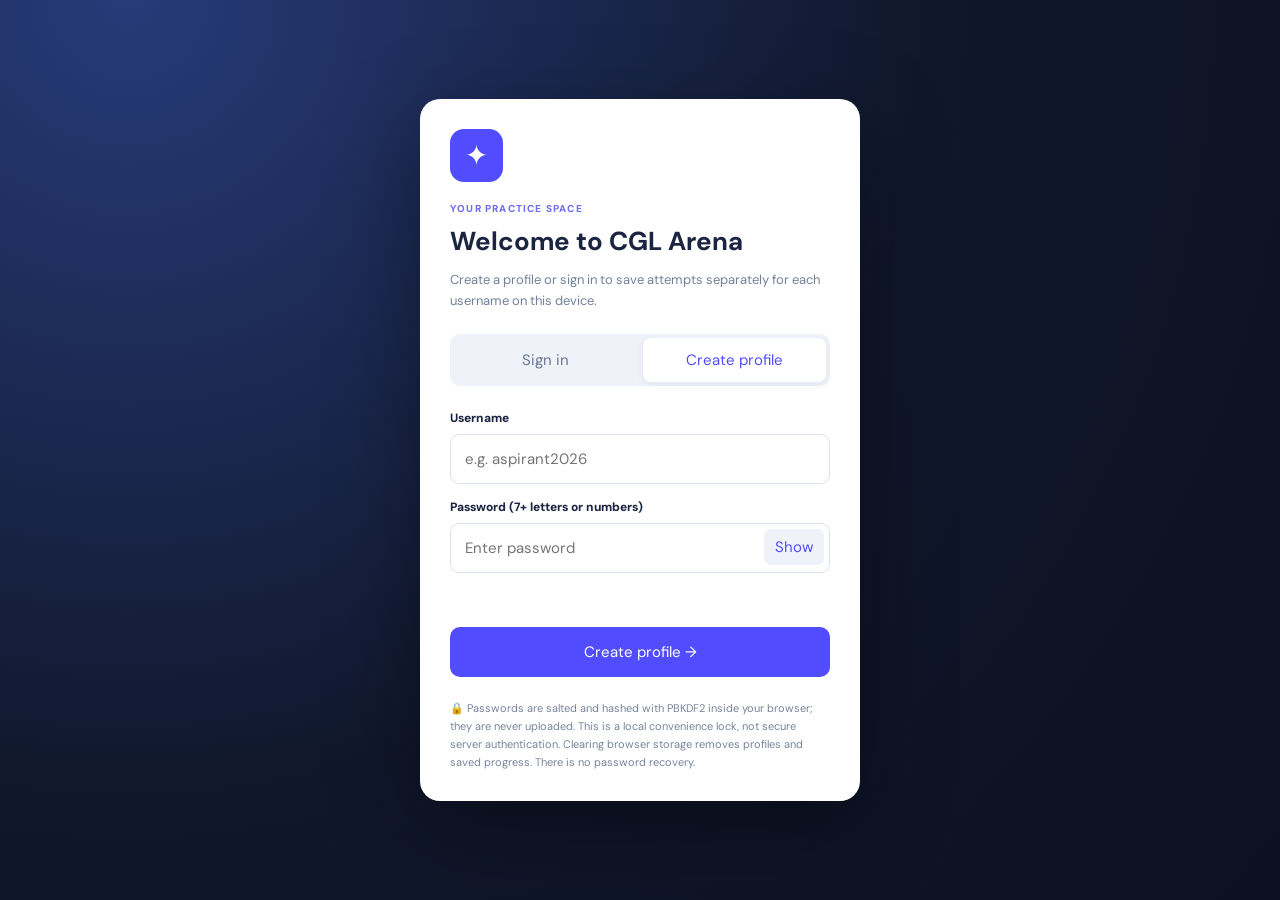
<file: index.html>
<!doctype html><html lang="en"><head><meta charset="utf-8"><meta name="viewport" content="width=device-width,initial-scale=1"><meta name="theme-color" content="#10172b"><meta name="description" content="CGL Arena — SSC CGL practice tests with realistic navigation, analytics and sectional preparation."><title>CGL Arena — Your Exam Command Centre</title><style>body:not(.cgl-signed-in) #app{display:none!important}body:not(.cgl-signed-in){background:#10172b}#auth-gate{position:fixed;inset:0;z-index:9999;display:grid;place-items:center;overflow:auto;padding:20px;background:#10172b}#auth-gate .auth-card{background:#fff;border-radius:20px;width:min(100%,440px);padding:30px;color:#1b2440}#auth-gate button,#auth-gate input{font:inherit}#auth-gate input{max-width:100%}</style><link rel="stylesheet" href="styles.css?v=20261030-pet-scroll100-1"><link rel="stylesheet" href="review-player.css?v=20261018-recorded-answer-1"><link rel="stylesheet" href="pyq-insights.css?v=20261021-insights-1"><link rel="stylesheet" href="learn-quest-v2.css?v=freedom-chronicles-20261031-v3"></head><body><div id="app"></div><script src="questions.js?v=difficulty-and-2025-pyq-20261014-2"></script><script src="ancient-test.js?v=ancient-20261016-1"></script><script src="ancient-test-2026-v2.js?v=ancient-revised-20261016-2"></script><script src="nonverbal-visual-2026.js?v=20261017-visual20-1"></script><script src="nonverbal-visual-challenge-2026.js?v=20261017-hard20-3"></script><script src="advanced-maths-2026-25q.js?v=20261018-advanced-25-1"></script>
<script src="quant-mixed-2026-75-25q.js?v=20261018-quant75-1"></script>
<script src="quant-hard-2026-25q.js?v=20261018-hard-1"></script>
<script src="quant-ssc-calibrated-2026-25q.js?v=20261018-calibrated-2"></script>
<script src="quant-ssc-realistic-2026-25q.js?v=20261018-realistic-1"></script><script src="trig-oct19-fresh-10q.js?v=20261019-trig10-1"></script><script src="trig-all-patterns-oct19-25q.js?v=20261019-patterns25-1"></script><script src="quant-oct21-balanced-2026-25q.js?v=20261021-balanced-1"></script><script src="quant-oct21-moderate-shift2-25q.js?v=20261021-moderate2-1"></script><script src="voice-narration-oct21-moderate-20q.js?v=20261021-voice20-1"></script><script src="polity-35-integration.js?v=20261018-1"></script>
<script src="gs-amit-jindal-51-oct2026.js?v=20261029-1"></script>
<script src="history-weakness-15-oct2026.js?v=20261029-1"></script><script src="pet-2026-oct30-q01-50.js?v=20261030-source-faithful-2"></script><script src="pet-2026-oct30-q51-100.js?v=20261030-source-faithful-3"></script><script src="upsssc-pet-oct30-2026-shift1-selected.js?v=20261030-source-faithful-2"></script><script src="auth.js?v=20261014-pass7"></script><script src="pyq-2025-data.js?v=20261017-embedded-30"></script><script src="pyq-insights.js?v=20261021-performance-all-2"></script><script src="pyq.js?v=20261021-analysis-final-2"></script><script src="studio.js?v=20261017-featured-2"></script><script src="review-player.js?v=20261030-pet-five-options-1"></script><script src="learn-quest-v2.js?v=freedom-chronicles-20261031-v3"></script><script src="profit-loss-revision-15q.js?v=20261121-main-arena-1"></script><script src="app.js?v=20261121-profit-loss-revision"></script></body></html>
</file>
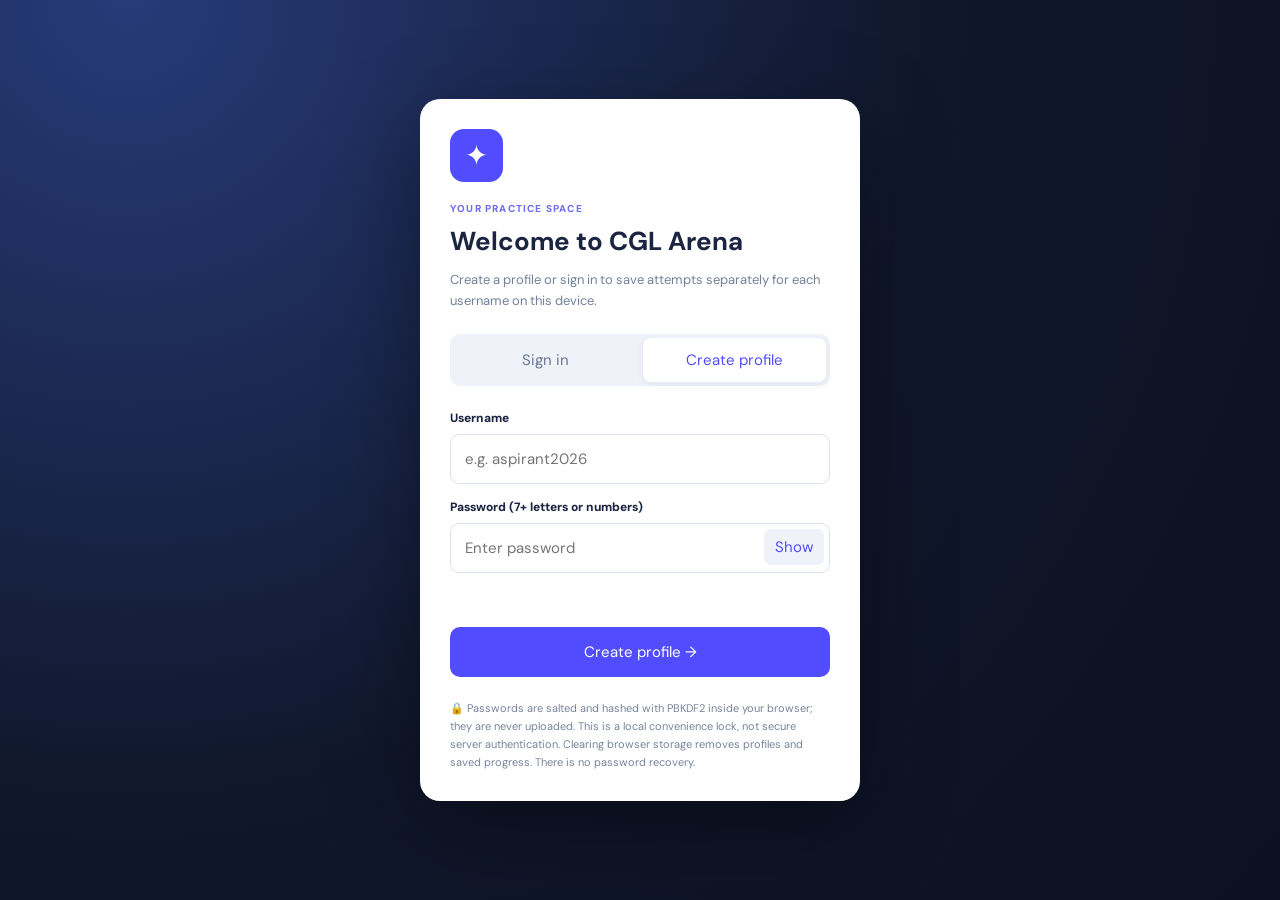
<file: learn/index.html>
<!doctype html>
<html lang="en">
<head>
 <meta charset="utf-8">
 <meta name="viewport" content="width=device-width, initial-scale=1">
 <meta name="theme-color" content="#10142b">
 <meta name="description" content="History Quest — a playable 1757–1947 Modern Indian History adventure inside CGL Arena.">
 <title>History Quest · CGL Arena</title>
 <link rel="preconnect" href="https://fonts.googleapis.com">
 <link rel="preconnect" href="https://fonts.gstatic.com" crossorigin>
 <link href="https://fonts.googleapis.com/css2?family=DM+Sans:wght@400;500;600;700;800&family=Outfit:wght@400;500;600;700;800;900&display=swap" rel="stylesheet">
 <link rel="stylesheet" href="./quest.css?v=20261031-history-back-v1">
</head>
<body>
 <div id="game"><div class="initial-loader"><span class="loader-compass">✦</span><h1>Opening the History World...</h1><p>Preparing the route to 1947</p></div></div>
 <div id="toast" class="toast" role="status" aria-live="polite"></div>
 <script src="../learn-history-data.js?v=20261031-world1"></script>
 <script src="./art.js?v=20261031-rpg-world-final4"></script>
 <script src="./core.js?v=20261031-history-back-v1"></script>
 <script src="./world.js?v=20261031-curvy-readable-v2"></script>
 <script src="./play.js?v=20261031-rpg-world-final4"></script>
 <script>window.HQ?.start();</script>
</body>
</html>
</file>
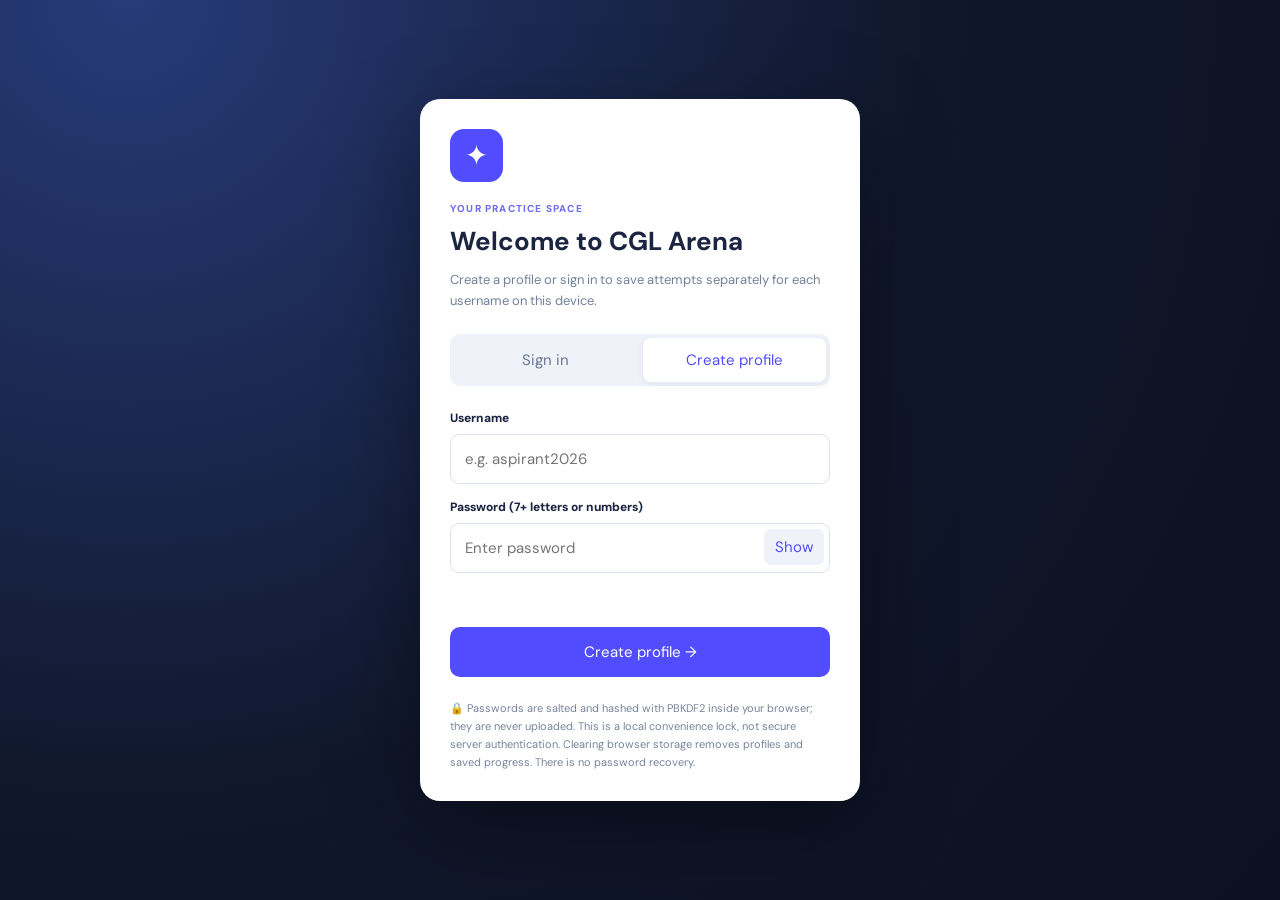
<file: profit-loss-test/index.html>
<!doctype html>
<html lang="en">
<head>
  <meta charset="utf-8">
  <meta name="viewport" content="width=device-width, initial-scale=1">
  <title>Profit &amp; Loss Revision — CGL Arena</title>
  <meta http-equiv="refresh" content="0;url=../#/test/profit-loss-revision-15q">
  <meta name="robots" content="noindex">
  <style>body{background:#10172b;color:#f1f5f9;font:16px system-ui,sans-serif;padding:3rem;line-height:1.6}a{color:#93c5fd}</style>
  <script>window.location.replace('../#/test/profit-loss-revision-15q');</script>
</head>
<body>
  <h1>Opening your test in CGL Arena…</h1>
  <p>The Profit &amp; Loss revision test now uses the same interface as your other exams.</p>
  <p><a href="../#/test/profit-loss-revision-15q">Open Profit &amp; Loss Revision Test</a></p>
</body>
</html>
</file>
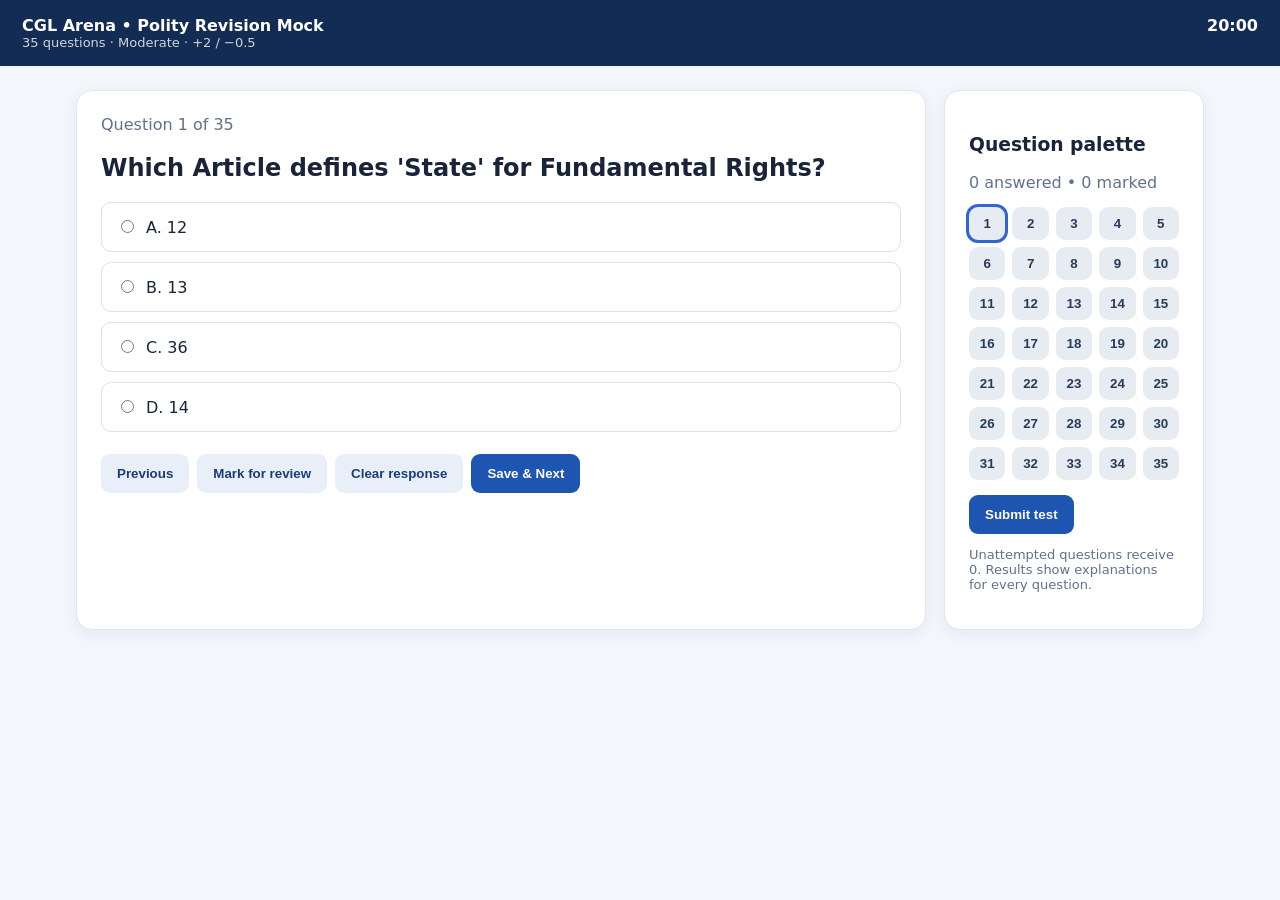
<file: polity-35.html>
<!doctype html><html lang="en"><head><meta charset="utf-8"><meta name="viewport" content="width=device-width,initial-scale=1"><title>Polity 35 | CGL Arena</title><style>
:root{font-family:Inter,system-ui,sans-serif;color:#17243a;background:#f3f6fb}*{box-sizing:border-box}body{margin:0}.top{background:#132c53;color:white;padding:16px 22px;display:flex;justify-content:space-between;gap:10px;flex-wrap:wrap}.wrap{max-width:1160px;margin:24px auto;padding:0 16px}.layout{display:grid;grid-template-columns:1fr 260px;gap:18px}.panel{background:white;border:1px solid #e1e6ee;border-radius:16px;padding:24px;box-shadow:0 4px 16px #142d5310}.muted{color:#60718b}.option{display:block;padding:14px;border:1px solid #d9e2ef;border-radius:10px;margin:10px 0;cursor:pointer}.option:has(input:checked){border-color:#2863cc;background:#eaf1ff}.option input{margin-right:12px}button{background:#1d55b1;color:white;border:0;border-radius:9px;padding:12px 16px;cursor:pointer;font-weight:650}button.secondary{background:#e9eff9;color:#193d75}button:disabled{opacity:.45;cursor:not-allowed}.actions{display:flex;gap:8px;flex-wrap:wrap;margin-top:22px}.nav{display:grid;grid-template-columns:repeat(5,1fr);gap:7px}.nav button{padding:9px 0;background:#e7ebf2;color:#273c59}.nav button.answered{background:#d7f4e6;color:#17633e}.nav button.current{outline:3px solid #3265d2}.nav button.marked{box-shadow:inset 0 0 0 2px #d6a12b}.result{padding:14px;background:#eaf1ff;border-radius:10px;margin-bottom:16px}.explain{padding:12px;border-radius:10px;background:#f0f5fb;margin-top:12px}.correct{color:#11733d}.wrong{color:#bd3838}@media(max-width:760px){.layout{grid-template-columns:1fr}.panel{padding:17px}.top{padding:14px}} </style></head><body><div class="top"><div><b>CGL Arena • Polity Revision Mock</b><div style="font-size:13px;opacity:.8">35 questions · Moderate · +2 / −0.5</div></div><strong id="timer">20:00</strong></div><main class="wrap"><div class="layout"><section class="panel"><div id="status" class="muted"></div><h2 id="question"></h2><div id="options"></div><div id="feedback"></div><div class="actions" id="actions"><button class="secondary" onclick="prev()">Previous</button><button class="secondary" onclick="mark()">Mark for review</button><button class="secondary" onclick="clearAnswer()">Clear response</button><button onclick="next()">Save & Next</button></div></section><aside class="panel"><h3>Question palette</h3><div class="muted" id="progress"></div><div id="nav" class="nav" style="margin:15px 0"></div><button id="submit" onclick="submitTest()">Submit test</button><p class="muted" style="font-size:13px">Unattempted questions receive 0. Results show explanations for every question.</p></aside></div></main><script>
const qs=[["Which Article defines 'State' for Fundamental Rights?",["12","13","36","14"],0,"Article 12 defines State for Part III; Article 36 defines it for Part IV."],["Equality of opportunity in public employment is guaranteed by",["Article 14","Article 15","Article 16","Article 17"],2,"Article 16 governs equality of opportunity in public employment."],["Who may prescribe a residence requirement for certain public employment under Article 16(3)?",["State Governor","Parliament","State Public Service Commission","President alone"],1,"Parliament may legislate residence requirements under Article 16(3)."],["Which protection is NOT covered by Article 20?",["Ex post facto criminal laws","Double jeopardy","Self-incrimination","Right to free education"],3,"Education is Article 21A."],["Article 21A covers free and compulsory education for ages",["3–6","6–14","6–18","0–14"],1,"Article 21A covers children aged six to fourteen."],["Which is prohibited by Article 23?",["Religious instruction in all schools","Traffic in human beings and forced labour","Titles of nobility only","Child labour in every occupation"],1,"Article 23 prohibits trafficking and forced labour."],["Which Article gives the Supreme Court jurisdiction to enforce Fundamental Rights through writs?",["32","226","136","143"],0,"Article 32; High Courts exercise writ powers under Article 226."],["During a National Emergency, enforcement of which rights cannot be suspended under Article 359?",["Articles 14 and 19","Articles 20 and 21","Articles 25 and 26","Articles 29 and 30"],1,"Article 359 excludes Articles 20 and 21."],["Right to property is currently protected under",["Article 19(1)(f)","Article 31","Article 300A","Article 32"],2,"Article 300A is a constitutional right, not a Fundamental Right."],["Which DPSP concerns equal justice and free legal aid?",["38","39A","40","44"],1,"Article 39A."],["Article 45 currently concerns",["Compulsory education to age 14","Early childhood care and education below age 6","Uniform Civil Code","Adult literacy"],1,"Article 45 addresses early childhood care and education for children below six."],["Which provision addresses separation of judiciary from executive in public services?",["Article 48A","Article 50","Article 51","Article 39A"],1,"Article 50."],["Fundamental Duties were inserted by the",["44th Amendment","42nd Amendment","52nd Amendment","86th Amendment"],1,"42nd Amendment, 1976."],["Which Article concerns election of the President?",["52","54","56","61"],1,"Article 54."],["Who participates in the Vice-President's election?",["Elected MLAs and MPs","Only elected Lok Sabha MPs","Members of both Houses of Parliament, including nominated MPs","Only elected Rajya Sabha MPs"],2,"Members of both Houses of Parliament, including nominated MPs."],["The Vice-President is ex officio Chairman of",["Lok Sabha","Rajya Sabha","NITI Aayog","Finance Commission"],1,"Article 64."],["The President's impeachment is provided under",["Article 56","Article 61","Article 72","Article 74"],1,"Article 61."],["Which Article covers the President's pardoning powers?",["72","74","161","123"],0,"Article 72; Governor's pardoning power is Article 161."],["The Council of Ministers is collectively responsible to",["President","Rajya Sabha","Lok Sabha","Both Houses equally"],2,"Article 75(3): Lok Sabha."],["Parliament of India consists of",["Only Lok Sabha and Rajya Sabha","President, Lok Sabha and Rajya Sabha","President and Lok Sabha only","Prime Minister and two Houses"],1,"Article 79."],["The composition of Rajya Sabha is addressed by",["Article 79","Article 80","Article 81","Article 83"],1,"Article 80."],["Who certifies a Money Bill?",["President","Rajya Sabha Chairman","Lok Sabha Speaker","Finance Minister"],2,"The Speaker's decision on whether a Bill is a Money Bill is final under Article 110(3)."],["The Rajya Sabha must return a Money Bill within",["7 days","14 days","30 days","6 weeks"],1,"Fourteen days."],["A joint sitting of Parliament is provided under",["Article 100","Article 108","Article 110","Article 123"],1,"Article 108; not used for Money Bills or Constitutional Amendment Bills."],["President's ordinance-making power is under",["Article 111","Article 123","Article 213","Article 356"],1,"Article 123."],["The Supreme Court is established under",["Article 124","Article 127","Article 136","Article 143"],0,"Article 124."],["Appointment of ad hoc judges to the Supreme Court is governed by",["Article 126","Article 127","Article 129","Article 141"],1,"Article 127."],["The Supreme Court's Special Leave to Appeal jurisdiction comes from",["Article 132","Article 136","Article 141","Article 142"],1,"Article 136."],["The Election Commission of India derives constitutional authority from",["Article 280","Article 315","Article 324","Article 338"],2,"Article 324."],["The Finance Commission is constituted under",["Article 148","Article 263","Article 280","Article 315"],2,"Article 280."],["Which amendment reduced voting age from 21 to 18?",["42nd","44th","61st","73rd"],2,"61st Constitutional Amendment."],["The Tenth Schedule primarily deals with",["Panchayats","Anti-defection","Languages","Municipalities"],1,"Tenth Schedule: anti-defection."],["Which Schedule contains the 29 subjects of Panchayats?",["Sixth","Seventh","Eleventh","Twelfth"],2,"Eleventh Schedule: 29 Panchayat subjects."],["Parliament's residuary legislative powers are under",["Article 246","Article 248","Article 249","Article 250"],1,"Article 248."],["The Inter-State Council is provided for by",["Article 254","Article 262","Article 263","Article 280"],2,"Article 263."]];let idx=0,answers=Array(qs.length).fill(null),marked=new Set(),finished=false,remaining=1200;const $=id=>document.getElementById(id);const saved=localStorage.getItem("polity35-v1");if(saved){try{const s=JSON.parse(saved);if(s.answers?.length===35){answers=s.answers;remaining=s.remaining;marked=new Set(s.marked||[]);finished=!!s.finished}}catch(e){}}
function persist(){localStorage.setItem("polity35-v1",JSON.stringify({answers,remaining,marked:[...marked],finished}))}
function render(){let q=qs[idx];$("status").textContent="Question "+(idx+1)+" of 35"+(marked.has(idx)?" • Marked for review":"");$("question").textContent=q[0];$("options").innerHTML=q[1].map((o,j)=>'<label class="option"><input type="radio" name="answer" value="'+j+'" '+(answers[idx]===j?'checked':'')+' '+(finished?'disabled':'')+' onchange="choose('+j+')">'+String.fromCharCode(65+j)+'. '+o+'</label>').join("");$("feedback").innerHTML=finished?'<div class="explain"><b class="'+(answers[idx]===q[2]?'correct':'wrong')+'">Correct answer: '+String.fromCharCode(65+q[2])+'. '+q[1][q[2]]+'</b><p>'+q[3]+'</p></div>':'';$("nav").innerHTML=qs.map((_,i)=>'<button class="'+(answers[i]!==null?'answered ':'')+(idx===i?'current ':'')+(marked.has(i)?'marked':'')+'" onclick="go('+i+')">'+(i+1)+'</button>').join("");$("progress").textContent=answers.filter(x=>x!==null).length+" answered • "+marked.size+" marked";$("actions").style.display=finished?'none':'flex';$("submit").style.display=finished?'none':'inline-block';if(finished){let c=answers.filter((x,i)=>x===qs[i][2]).length,w=answers.filter((x,i)=>x!==null&&x!==qs[i][2]).length;$("status").textContent="Test completed";$("feedback").innerHTML='<div class="result"><h2>Score: '+(c*2-w*.5)+' / 70</h2><p>'+c+' correct · '+w+' incorrect · '+(35-c-w)+' skipped</p><button onclick="resetTest()">Retake test</button></div>'+$("feedback").innerHTML}}
function choose(j){answers[idx]=j;persist();render()}function go(i){idx=i;render()}function next(){idx=Math.min(34,idx+1);persist();render()}function prev(){idx=Math.max(0,idx-1);render()}function mark(){marked.has(idx)?marked.delete(idx):marked.add(idx);persist();render()}function clearAnswer(){answers[idx]=null;persist();render()}function submitTest(){if(!confirm("Submit your test now?"))return;finished=true;persist();render()}function resetTest(){if(!confirm("Start a fresh attempt?"))return;answers=Array(35).fill(null);marked.clear();idx=0;remaining=1200;finished=false;persist();render()}function tick(){let m=Math.floor(remaining/60),s=remaining%60;$("timer").textContent=String(m).padStart(2,'0')+':'+String(s).padStart(2,'0');if(!finished){if(remaining<=0){finished=true;persist();render()}else{remaining--;if(remaining%5===0)persist()}}}render();tick();setInterval(tick,1000);
</script></body></html>
</file>
<file: styles.css>
@import url('https://fonts.googleapis.com/css2?family=DM+Sans:wght@400;500;600;700;800&family=Manrope:wght@400;500;600;700;800&display=swap');
:root{--navy:#10172b;--ink:#1b2440;--muted:#71809a;--blue:#514dff;--blue2:#eaeaff;--bg:#f5f7fc;--line:#e7eaf2;--green:#1caa7c;--red:#e75b66;--orange:#efa941;--white:#fff}*{box-sizing:border-box}body{margin:0;background:var(--bg);color:var(--ink);font:15px 'DM Sans',system-ui,sans-serif}button,input,select{font:inherit}button{cursor:pointer}button:disabled{opacity:.45;cursor:not-allowed}.app{min-height:100vh;display:flex}.sidebar{width:254px;position:sticky;top:0;height:100vh;background:var(--navy);color:#9ca8c0;flex-shrink:0;padding:29px 17px;display:flex;flex-direction:column}.brand{display:flex;align-items:center;gap:12px;color:white;font:800 23px Manrope,sans-serif;padding:2px 12px 38px}.brand-mark{width:36px;height:36px;background:linear-gradient(145deg,#807cff,#4f4bff);display:grid;place-items:center;border-radius:12px;font-size:21px}.brand small{font-size:10px;font-weight:700;letter-spacing:2px;color:#8b96b4;display:block}.nav-label{font-size:10px;color:#687895;letter-spacing:1.7px;font-weight:800;margin:9px 12px 12px}.nav-btn{width:100%;background:none;border:0;color:#a6b1c8;text-align:left;padding:14px 15px;border-radius:11px;display:flex;align-items:center;gap:13px;margin-bottom:5px;font-weight:600}.nav-btn.active{color:white;background:#30395a}.nav-btn:hover{background:#252e4a;color:white}.nav-icon{font-size:18px;width:22px;text-align:center}.side-bottom{margin-top:auto;border:1px solid #303b56;border-radius:13px;padding:16px;line-height:1.6;font-size:12px}.side-bottom b{color:white}.main{padding:37px 46px 65px;max-width:1500px;width:100%;margin:0 auto}.top{display:flex;justify-content:space-between;align-items:center;gap:20px;margin-bottom:32px}.eyebrow{color:#6979a0;text-transform:uppercase;letter-spacing:1.5px;font-weight:800;font-size:11px}.top h1{font:800 30px Manrope,sans-serif;margin:7px 0 0;letter-spacing:-1px}.top-actions{display:flex;align-items:center;gap:12px}.avatar{width:39px;height:39px;border-radius:50%;background:#ddd9ff;color:#514dff;display:grid;place-items:center;font-weight:800}.pill{border:1px solid var(--line);background:#fff;border-radius:100px;padding:9px 15px;color:#65708b;font-size:12px;font-weight:700}.hero{background:linear-gradient(115deg,#202b54,#4d48ce 83%);padding:31px 35px;border-radius:19px;color:#fff;position:relative;overflow:hidden;min-height:222px;display:flex;align-items:center;justify-content:space-between}.hero:after{content:"";position:absolute;right:-35px;top:-110px;border:57px solid #ffffff15;border-radius:50%;width:350px;height:350px}.hero h2{font:800 28px Manrope,sans-serif;margin:8px 0 11px}.hero p{color:#d3d7ff;max-width:550px;line-height:1.7;margin:0 0 20px}.hero .outline{color:white;border:1px solid #b5b9ff80;background:#ffffff13;padding:12px 20px}.hero-icon{font-size:100px;transform:rotate(-10deg);opacity:.8;margin-right:80px;z-index:1}.btn{border:0;border-radius:10px;padding:12px 20px;background:var(--blue);color:white;font-weight:800;display:inline-flex;align-items:center;gap:8px;justify-content:center}.btn:hover{filter:brightness(.95)}.btn.secondary{background:white;border:1px solid var(--line);color:#33405d}.btn.ghost{background:#ededff;color:#4945c8}.stats{display:grid;grid-template-columns:repeat(4,1fr);gap:17px;margin:22px 0 34px}.stat{background:white;border:1px solid var(--line);padding:21px 22px;border-radius:15px}.stat .cap{font-size:12px;color:#76849e;font-weight:700}.stat strong{display:block;font:800 30px Manrope,sans-serif;margin:8px 0}.stat .foot{font-size:11px;color:#8793a8}.section-head{display:flex;align-items:center;justify-content:space-between;margin:30px 0 17px}.section-head h2{font:800 19px Manrope,sans-serif;margin:0}.section-head p{color:var(--muted);font-size:12px;margin:4px 0}.link{background:none;border:0;color:#5652ed;font-weight:800;font-size:13px}.filters{display:flex;gap:8px;flex-wrap:wrap;margin:12px 0 21px}.chip{background:white;border:1px solid var(--line);color:#65718b;border-radius:40px;padding:9px 17px;font-weight:700;font-size:12px}.chip.selected{background:#e9e9ff;color:#4c48e8;border-color:#d4d2ff}.test-grid{display:grid;grid-template-columns:repeat(3,minmax(0,1fr));gap:17px}.test-card{background:white;border:1px solid var(--line);border-radius:15px;padding:22px;display:flex;flex-direction:column;min-height:224px;transition:transform .15s,box-shadow .15s}.test-card:hover{transform:translateY(-2px);box-shadow:0 10px 28px #1f2c5010}.test-meta{display:flex;justify-content:space-between;align-items:center;margin-bottom:17px}.tag{font-size:10px;font-weight:800;letter-spacing:.6px;background:#eef0ff;color:#514de9;padding:7px 10px;border-radius:6px}.tag.green{background:#e4f8ef;color:#169668}.tag.gold{background:#fff4e4;color:#bd7c16}.test-card h3{font:800 16px Manrope,sans-serif;margin:0 0 9px}.test-card p{font-size:12px;line-height:1.6;color:#7c89a0;margin:0}.test-card .card-bottom{display:flex;justify-content:space-between;align-items:center;margin-top:auto;padding-top:24px}.card-bottom span{font-size:11px;color:#7e8aa1}.card-bottom .btn{padding:10px 14px;font-size:12px}.panel{border-radius:16px;background:white;border:1px solid var(--line);padding:27px}.intro{max-width:930px;margin:0 auto}.intro h2{font:800 24px Manrope,sans-serif}.intro-info{display:grid;grid-template-columns:repeat(4,1fr);gap:12px;margin:22px 0}.intro-info .stat{padding:17px}.intro-info strong{font-size:22px}.rule{padding:13px 0;border-bottom:1px solid var(--line);color:#53617c;line-height:1.55}.rule:last-child{border:none}.intro-actions{display:flex;align-items:center;justify-content:space-between;margin-top:26px}.test-shell{background:white;min-height:100vh}.exam-top{height:73px;background:#141e35;color:white;padding:0 29px;display:flex;align-items:center;justify-content:space-between;gap:20px}.exam-brand{font:800 21px Manrope}.exam-brand em{font-style:normal;color:#8d8aff}.exam-top-info{display:flex;align-items:center;gap:25px}.timer{background:#273653;border:1px solid #465473;color:white;padding:11px 18px;border-radius:10px;font:800 18px Manrope;letter-spacing:1px}.timer.urgent{background:#6e2837;color:#fff}.exam-layout{display:grid;grid-template-columns:minmax(0,1fr) 300px;min-height:calc(100vh - 73px)}.exam-core{padding:0 31px 35px;min-width:0}.subject-tabs{display:flex;overflow-x:auto;gap:7px;border-bottom:1px solid var(--line);padding:17px 0}.subject-tab{padding:11px 17px;background:#f5f6fb;border:1px solid #eef0f6;border-radius:8px;color:#596780;font-weight:800;white-space:nowrap}.subject-tab.on{background:var(--blue);color:#fff}.exam-question-top{display:flex;align-items:center;justify-content:space-between;border-bottom:1px solid var(--line);padding:19px 0;color:#74819a;font-size:12px}.qbody{min-height:340px;padding:26px 0}.qbody h2{font:700 19px/1.7 Manrope,sans-serif;margin:0 0 27px;max-width:920px}.answers{display:grid;gap:12px;max-width:850px}.answer{border:1px solid #e2e7f1;background:#fff;border-radius:10px;padding:15px 17px;text-align:left;display:flex;align-items:center;gap:16px;color:#34415e;line-height:1.5}.answer .letter{flex-shrink:0;border:1px solid #dce1ed;border-radius:7px;width:32px;height:32px;display:grid;place-items:center;font-size:12px;font-weight:800}.answer.chosen{border-color:#514dff;background:#f3f2ff}.answer.chosen .letter{background:#514dff;color:white;border-color:#514dff}.exam-footer{display:flex;gap:10px;align-items:center;justify-content:space-between;border-top:1px solid var(--line);padding:20px 0;flex-wrap:wrap}.footer-left,.footer-right{display:flex;gap:9px;flex-wrap:wrap}.palette{background:#f8f9fc;border-left:1px solid var(--line);padding:24px 18px}.palette .profile{font-weight:800;margin-bottom:20px}.legend{display:grid;grid-template-columns:1fr 1fr;gap:10px;font-size:11px;color:#65728c;margin-bottom:23px}.legend div{display:flex;gap:8px;align-items:center}.dot{height:20px;width:20px;border-radius:5px;background:#e6eaf1;display:inline-block}.dot.answered,.num.answered{background:#22a578;color:#fff}.dot.review,.num.review{background:#8a60d8;color:#fff}.dot.unanswered,.num.unanswered{background:#e45c68;color:#fff}.dot.unseen,.num.unseen{background:#e5e9f2;color:#5d6a83}.palette-title{font-weight:800;margin:14px 0}.numbers{display:grid;grid-template-columns:repeat(5,1fr);gap:8px}.num{border:0;border-radius:7px;background:#e6eaf2;color:#586680;height:43px;font-weight:800}.num.current{outline:3px solid #5551ed;outline-offset:1px}.palette .btn{width:100%;margin-top:25px}.results-header{display:flex;justify-content:space-between;align-items:center;gap:12px}.scoreline{display:grid;grid-template-columns:repeat(4,1fr);gap:12px;margin:24px 0}.scorebox{border:1px solid var(--line);padding:19px;border-radius:12px}.scorebox strong{font:800 25px Manrope;display:block;margin:5px 0}.scorebox span{color:#7a869b;font-size:11px;font-weight:700}.breakdown{width:100%;border-collapse:collapse}.breakdown th,.breakdown td{text-align:left;padding:15px;border-bottom:1px solid var(--line)}.breakdown th{font-size:11px;text-transform:uppercase;color:#75839c}.review-q{border:1px solid var(--line);padding:20px;border-radius:12px;margin:12px 0}.review-q h4{line-height:1.6;margin:12px 0}.review-q p{font-size:13px;color:#56647e;line-height:1.7}.correct-text{color:#088b61!important;font-weight:800}.incorrect-text{color:#db5360!important;font-weight:800}.empty{padding:40px;text-align:center;color:#7c87a0}.footnote{margin-top:35px;font-size:11px;color:#929bb1;line-height:1.7}.mobile-toggle{display:none}.chartbar{background:#eceef7;border-radius:20px;height:10px;overflow:hidden;margin-top:12px}.chartbar>i{display:block;height:100%;background:linear-gradient(90deg,#6c67ff,#19bb9c);border-radius:20px}.notice{background:#f3f5ff;border:1px solid #e5e8ff;color:#68739d;border-radius:10px;padding:13px 15px;font-size:12px;line-height:1.6}.search{border:1px solid var(--line);border-radius:9px;padding:11px 16px;min-width:230px}.hide{display:none!important}@media(max-width:1120px){.main{padding:28px}.test-grid{grid-template-columns:repeat(2,1fr)}.stats{grid-template-columns:repeat(2,1fr)}.hero-icon{margin:0 20px}}@media(max-width:750px){.sidebar{position:fixed;z-index:20;transform:translateX(-100%);transition:.2s}.sidebar.open{transform:translateX(0)}.mobile-toggle{display:inline-flex}.main{padding:20px}.top{align-items:flex-start}.top h1{font-size:24px}.hero{padding:22px}.hero h2{font-size:22px}.hero-icon{display:none}.test-grid{grid-template-columns:1fr}.stats{gap:9px}.stat{padding:15px}.stat strong{font-size:24px}.intro-info,.scoreline{grid-template-columns:repeat(2,1fr)}.exam-layout{display:block}.exam-top{padding:12px 15px;height:auto;flex-wrap:wrap}.exam-top-info{gap:8px;flex-wrap:wrap}.exam-core{padding:0 15px 15px}.palette{border-top:1px solid var(--line);border-left:0}.qbody{min-height:300px}.qbody h2{font-size:16px}.exam-question-top{gap:10px}.exam-footer .btn{padding:10px;font-size:12px}}

/* Login and responsive exam refinements — v2 */
#auth-gate{position:fixed;inset:0;z-index:5000;display:grid;place-items:center;overflow:auto;padding:22px;background:radial-gradient(circle at 10% 0%,#273b79,#10172b 55%,#0b1120)}
.auth-card{background:#fff;border-radius:24px;box-shadow:0 25px 90px #0006;width:min(100%,440px);padding:34px;color:#1b2440}
.auth-symbol{display:grid;place-items:center;border-radius:14px;background:#514dff;color:#fff;font-size:28px;width:53px;height:53px;margin-bottom:20px}
.auth-kicker{letter-spacing:.12em;font-size:10px;font-weight:800;color:#706cf2}.auth-card h1{font-size:26px;line-height:1.25;margin:10px 0}.auth-intro{color:#73809a;line-height:1.6;font-size:13px;margin-bottom:22px}
.auth-tabs{display:grid;grid-template-columns:1fr 1fr;gap:5px;background:#f0f2f9;border-radius:10px;padding:4px;margin-bottom:24px}.auth-tabs button{border:0;background:transparent;border-radius:8px;padding:12px 6px;color:#6a7793;font-weight:750}.auth-tabs button.selected{background:#fff;color:#514dff;box-shadow:0 2px 8px #1b244011}
.auth-card label{display:block;font-size:12px;font-weight:800;margin:15px 0 8px}.auth-card input{display:block;width:100%;padding:14px;border:1px solid #dce2ed;border-radius:9px;outline:none;min-height:48px;background:white;color:#1b2440}.auth-card input:focus{border-color:#514dff;box-shadow:0 0 0 3px #514dff20}.auth-pass-row{display:flex;position:relative}.auth-pass-row input{padding-right:70px}.auth-pass-row button{position:absolute;right:6px;top:6px;height:36px;border:0;background:#f0f2fa;border-radius:7px;color:#514dff;padding:0 11px}.auth-primary{border:0;border-radius:10px;background:#514dff;color:#fff;font-weight:800;width:100%;padding:15px;margin-top:12px;min-height:49px}.auth-primary:disabled{opacity:.6}#auth-error{color:#d34f60;font-weight:700;font-size:12px;min-height:18px}.auth-privacy{font-size:11px;line-height:1.65;color:#78849b;margin:22px 0 0}.account-signout{border:1px solid #e2e6f1;border-radius:9px;background:#fff;color:#596783;font-size:11px;font-weight:800;padding:10px 12px;white-space:nowrap}
.nav-btn{text-decoration:none;display:flex;align-items:center}.btn{display:inline-flex;align-items:center;justify-content:center;text-decoration:none}button,a{-webkit-tap-highlight-color:transparent}
@media(max-width:750px){
 html,body{max-width:100%;overflow-x:hidden}.app,.main,.test-shell{min-width:0;width:100%}.main{padding:16px 13px 30px;overflow-x:hidden}.top{gap:12px;flex-wrap:wrap}.top h1{font-size:22px;line-height:1.3}
 .top-actions{gap:7px;flex-wrap:wrap}.top-actions .pill{display:none}.account-signout{font-size:10px;padding:9px}.hero{padding:20px}.hero p{line-height:1.6}.stats{grid-template-columns:repeat(2,minmax(0,1fr))}.stat{min-width:0}.test-grid{grid-template-columns:minmax(0,1fr)}.test-card{min-width:0}.section-head{gap:8px;flex-wrap:wrap}.search{min-width:0;width:100%}.main input,.main select,.main button,.test-shell button{max-width:100%}
 .exam-top{height:auto;min-height:0;gap:10px;padding:12px}.exam-top-info{gap:6px}.exam-top-info .btn{font-size:12px}.exam-layout{display:flex;flex-direction:column}.exam-core{width:100%;padding:0 13px 12px;min-width:0}.subject-tabs{display:flex;overflow-x:auto;-webkit-overflow-scrolling:touch}.subject-tab{flex-shrink:0}.exam-question-top{flex-wrap:wrap}.qbody{min-height:260px}.qbody h2{font-size:16px;overflow-wrap:anywhere}.answer{min-height:52px;gap:10px;padding:12px;font-size:14px}.exam-footer{gap:12px;padding:14px 0}.footer-left,.footer-right{width:100%;display:flex;flex-wrap:wrap;gap:8px}.footer-right .btn,.footer-left .btn{flex:1 1 125px;min-height:44px}.palette{padding:17px 13px}.numbers{grid-template-columns:repeat(5,minmax(0,1fr));gap:7px}.num{height:44px;min-width:0}.scoreline,.intro-info{grid-template-columns:repeat(2,minmax(0,1fr))}.scorebox{padding:12px}.scorebox strong{font-size:21px}.breakdown{display:block;width:100%;overflow-x:auto}.review-q{padding:13px;overflow-wrap:anywhere}.auth-card{padding:26px 22px;border-radius:18px}#auth-gate{padding:14px}.sidebar{max-width:85vw;box-shadow:16px 0 35px #080d2d40}.mobile-toggle{min-width:44px;min-height:44px}
}
@media(max-width:390px){.top h1{font-size:20px}.scoreline{gap:7px}.stat{padding:12px}.exam-top .btn{padding:8px!important}.footer-left .btn,.footer-right .btn{flex:1 1 100%}.auth-card h1{font-size:23px}}

.quick-nav{font-size:12px!important;min-height:35px!important;padding:9px 15px 9px 29px!important;color:#a9b4c9!important}.quick-nav:hover{background:#252f49;color:#fff!important}.sidebar{overflow-y:auto}.top-actions{display:flex;align-items:center}.top{min-width:0}

/* v3 resilience and personal space */
html{scroll-behavior:smooth}body:not(.cgl-signed-in) #app{display:none!important}body:not(.cgl-signed-in){overflow:hidden}#auth-gate{box-sizing:border-box}.personal-strip{display:flex;gap:12px;align-items:center;flex-wrap:wrap;background:#fff;border:1px solid var(--line);padding:14px 18px;border-radius:14px;margin:18px 0}.personal-strip>span{font-size:13px;color:#71809a}.personal-strip strong{font-weight:850}.personal-strip .btn{margin-left:auto}.bookmark-btn{margin-top:8px;background:transparent;border:1px solid #dfe3f1;border-radius:8px;color:#6761d9;font-size:12px;font-weight:800;padding:8px 10px}.bookmark-btn:hover{background:#f4f2ff}.personal-hero{display:flex;gap:18px;align-items:center;padding:22px;background:linear-gradient(110deg,#121b33,#373275);border-radius:17px;color:white}.personal-hero h2{margin:5px 0;font-size:24px}.personal-hero p{color:#d8d9f5;font-size:13px}.personal-initial{width:62px;height:62px;display:grid;place-items:center;flex-shrink:0;border:1px solid #ffffff55;border-radius:16px;background:#ffffff24;font-weight:800;font-size:25px}.personal-columns{display:grid;grid-template-columns:1fr 1fr;gap:20px;margin-top:20px}.personal-columns .panel{margin:0;min-width:0}.personal-columns p,.personal-backup p{color:#7c8ba3;line-height:1.6}.space-label{display:block;font-weight:800;margin:16px 0 8px}.space-target{display:flex;gap:10px;align-items:center}.space-target input{max-width:110px}.personal-columns input,.personal-columns textarea{width:100%;border-radius:10px;border:1px solid #dce2ef;padding:12px;background:white;color:#19253b;font:inherit}.personal-columns textarea{resize:vertical;line-height:1.6;min-height:150px}.personal-columns #saveNotes{margin-top:10px}.target-indicator{height:10px;border-radius:20px;background:#eef0fa;overflow:hidden;margin:20px 0 8px}.target-indicator div{height:100%;background:#514dff}.personal-caption{font-size:12px;color:#8895a9}.personal-count{color:#949cb4;font-size:15px}.personal-backup{display:flex;justify-content:space-between;align-items:center;gap:20px;flex-wrap:wrap}.backup-actions{display:flex;gap:10px;flex-wrap:wrap}.backup-import{cursor:pointer}.auth-card{max-height:calc(100dvh - 28px);overflow-y:auto}#auth-gate{min-height:100dvh}.sidebar{scrollbar-width:thin}button:focus-visible,a:focus-visible,input:focus-visible,textarea:focus-visible{outline:3px solid #827bff;outline-offset:2px}
@media(max-width:750px){.personal-columns{grid-template-columns:1fr}.personal-hero{padding:18px}.personal-hero h2{font-size:19px}.personal-strip{align-items:flex-start}.personal-strip .btn{margin-left:0;width:100%}.personal-columns .panel{padding:17px}.personal-backup{display:block}.backup-actions{margin-top:15px}.backup-actions .btn{flex:1 1 100%}.auth-card{max-height:calc(100dvh - 28px)}}
/* Fixed compulsory section timing for full mocks */
.subject-tab:disabled{cursor:not-allowed;opacity:.4;background:#eef0f7;color:#8490a6}.numbers .num:disabled{opacity:.22;cursor:not-allowed}.section-counter{font-weight:800;font-size:12px;white-space:nowrap;padding:8px 12px;background:#ecedff;color:#4844bf;border-radius:10px}@media(max-width:600px){.section-counter{font-size:11px;padding:6px 8px}.subject-tabs{overflow-x:auto;display:flex;scrollbar-width:thin}.subject-tab{flex:0 0 auto;min-width:130px}.numbers .num:disabled{display:none}}


/* Self-Prepare Studio */
.studio-hero{display:flex;justify-content:space-between;align-items:center;gap:24px;padding:30px 34px;background:linear-gradient(115deg,#111a38,#32366c);color:#fff;border-radius:20px;margin-bottom:22px}
.studio-eyebrow{font-size:10px;font-weight:800;letter-spacing:1.7px;color:#aaaaff}
.studio-hero h2{font:800 clamp(24px,3.2vw,35px)/1.2 Manrope,sans-serif;margin:10px 0}
.studio-hero p{margin:0;color:#c1c7e4;font-size:13px;line-height:1.65}
.studio-hero-stat{flex-shrink:0;border:1px solid #5c628a;border-radius:14px;padding:20px 25px;text-align:center;background:#ffffff0b}
.studio-hero-stat b{display:block;font:800 30px Manrope,sans-serif}
.studio-hero-stat span{font-size:11px;color:#c6c9e5}
.studio-modes{display:grid;grid-template-columns:repeat(2,minmax(0,1fr));gap:14px;margin-bottom:18px}
.studio-mode{border:1.5px solid var(--line);text-align:left;background:#fff;border-radius:14px;padding:19px 22px;color:#334261;display:flex;flex-direction:column;gap:8px;transition:.15s}
.studio-mode b{font-size:15px}.studio-mode span{font-size:12px;color:#8591a8}
.studio-mode.is-on{border-color:#5753ff;box-shadow:0 0 0 3px #5753ff17;background:#fafaff}
.studio-mode.is-on b{color:#514dff}
.studio-layout{display:grid;grid-template-columns:minmax(0,1.35fr) minmax(280px,.9fr);gap:17px;align-items:start}
.studio-panel,.studio-guide,.studio-library{background:#fff;border:1px solid var(--line);border-radius:17px;padding:24px;min-width:0}
.studio-panel-head{display:flex;justify-content:space-between;align-items:start;gap:8px}
.studio-step{font-size:10px;font-weight:800;letter-spacing:1.3px;color:#6965ff}
.studio-panel h3,.studio-guide h3{font:800 20px Manrope,sans-serif;margin:8px 0 20px}
.studio-chip{font-size:11px;font-weight:700;color:#4a6680;background:#eff4fb;padding:8px 11px;border-radius:20px;white-space:nowrap}
.studio-label{font-size:12px;font-weight:800;display:block;margin:18px 0 9px;color:#34405e}
.studio-input{display:block;width:100%;padding:13px 14px;border:1px solid #dce2ee;border-radius:10px;color:#25304b;outline:none;background:#fff}
.studio-input:focus,.studio-textarea:focus{border-color:#5956ff;box-shadow:0 0 0 3px #5753ff16}
.studio-rule{font-size:12px;padding:12px 14px;background:#f3f3ff;border-radius:10px;color:#5d6093;margin:20px 0 10px}
.studio-editor-title{display:flex;align-items:center;justify-content:space-between;gap:8px}
.studio-editor-title>span{font-size:12px;color:#7d8aa4}
.studio-textarea{display:block;width:100%;min-height:370px;resize:vertical;background:#fafbfe;border:1px solid #dde3ed;border-radius:12px;padding:17px 18px;color:#26334f;font:12px/1.85 ui-monospace,SFMono-Regular,Consolas,monospace;outline:none}
.studio-progress{display:grid;grid-template-columns:repeat(4,minmax(0,1fr));gap:10px;margin:17px 0}
.studio-progress-item{background:#f7f8fc;border-radius:11px;padding:12px;min-width:0}
.studio-progress-item span{display:block;color:#8a94a9;font-size:10px;white-space:nowrap;overflow:hidden;text-overflow:ellipsis}
.studio-progress-item strong{display:block;margin:5px 0;font-size:16px;color:#2c3754}
.studio-bar{height:5px;background:#e2e6f2;border-radius:10px;overflow:hidden}.studio-bar i{display:block;height:100%;background:#615bff;border-radius:10px;transition:width .2s}
.studio-status{font-size:12px;line-height:1.7;padding:13px 15px;border-radius:10px;overflow-wrap:anywhere}
.studio-has-errors{background:#fff5f3;color:#ab4b49;border:1px solid #f8dad5}.studio-valid{background:#edf9f3;color:#207550;border:1px solid #d5ecdc}
.studio-actions,.studio-guide-actions,.studio-saved-actions{display:flex;gap:10px;flex-wrap:wrap;margin-top:15px}
.studio-actions .btn{flex:1 1 150px}
.studio-guide{position:sticky;top:15px;background:#fefeff}
.studio-guide-head p{font-size:12px;line-height:1.7;color:#7f89a0;margin-top:-8px}
.studio-sample-tabs{display:flex;flex-wrap:wrap;gap:7px;margin:17px 0}
.studio-sample-tab{font-size:11px;font-weight:700;border:1px solid #e3e6f0;border-radius:8px;background:#fff;padding:8px 10px;color:#708099}
.studio-sample-tab.is-on{background:#e9e8ff;border-color:#aaa7ff;color:#514dff}
.studio-example{background:#141b34;color:#dce5ff;padding:19px;border-radius:12px;white-space:pre-wrap;overflow-wrap:anywhere;font:12px/1.8 ui-monospace,Consolas,monospace;max-height:450px;overflow:auto;user-select:text}
.studio-tip{border-top:1px solid #e5e9f4;margin-top:22px;padding-top:20px;font-size:12px;line-height:1.75;color:#6e7a92}.studio-tip b{color:#36415c}.studio-tip p{margin:6px 0}
.studio-library{margin-top:20px}.studio-saved-grid{display:grid;grid-template-columns:repeat(2,minmax(0,1fr));gap:14px}
.studio-saved{padding:20px;border:1px solid #e5e8f2;border-radius:13px}.studio-saved h3{font-size:15px;margin:16px 0 6px}.studio-saved p{font-size:12px;color:#8b94a9;margin:0}
.studio-saved-top{display:flex;justify-content:space-between;gap:7px;align-items:center;font-size:11px;color:#9ca5b8}.studio-saved-actions .btn{padding:10px 14px;font-size:12px}
.studio-empty{text-align:center;color:#8390a5;padding:37px 15px;border:1px dashed #dde2ee;border-radius:13px}
.studio-preview-card{border:1px solid #e3e7f0;border-radius:11px;padding:16px;margin-top:12px;font-size:12px;line-height:1.75}
.studio-preview-card small{display:block;color:#878fa4}.studio-preview-card b{display:block;margin:6px 0 12px;font-size:14px}
.studio-preview-card>div{padding:4px 8px}.studio-preview-card .studio-correct{color:#168b60;background:#eaf9f2;border-radius:7px}.studio-preview-card p{margin-bottom:0;color:#78849a}
@media(max-width:1180px){.studio-layout{grid-template-columns:1fr}.studio-guide{position:static}.studio-example{max-height:350px}}
@media(max-width:650px){.studio-hero{padding:22px 19px}.studio-hero-stat{display:none}.studio-modes{gap:9px}.studio-mode{padding:14px 12px}.studio-mode b{font-size:12px}.studio-mode span{font-size:10px;line-height:1.5}.studio-panel,.studio-guide,.studio-library{padding:17px}.studio-progress{grid-template-columns:repeat(2,minmax(0,1fr))}.studio-saved-grid{grid-template-columns:1fr}.studio-textarea{min-height:320px;font-size:12px}.studio-guide-actions .btn{flex:1}.studio-panel-head h3{font-size:18px}}


/* SSC PYQ Library */
.pyq-banner{display:flex;justify-content:space-between;align-items:center;gap:20px;background:linear-gradient(120deg,#111b3b,#313969);color:#fff;padding:32px;border-radius:18px;margin-bottom:20px}
.pyq-eyebrow{color:#b4b4ff;letter-spacing:1.2px;font-weight:800;font-size:10px}
.pyq-banner h2{font:800 clamp(25px,4vw,36px) Manrope,sans-serif;margin:8px 0}.pyq-banner p{font-size:13px;line-height:1.7;color:#c9ceea;max-width:570px;margin:0}.pyq-banner-number{text-align:center;flex-shrink:0;border:1px solid #ffffff33;border-radius:13px;padding:15px 22px}.pyq-banner-number strong{display:block;font:800 28px Manrope}.pyq-banner-number span{font-size:10px;color:#cfd2f1}
.pyq-notice{border:1px solid #e6e2cd;background:#fffcee;color:#686144;padding:16px 18px;border-radius:12px;font-size:12px;line-height:1.8;margin-bottom:18px}
.pyq-toolbar{display:flex;justify-content:space-between;align-items:end;gap:14px;flex-wrap:wrap;margin-bottom:15px}
.pyq-years{display:flex;gap:7px;background:#eaeef7;padding:5px;border-radius:11px}.pyq-years button{padding:11px 17px;border:0;background:transparent;border-radius:8px;color:#697693;font-weight:800;font-size:12px}.pyq-years button.on{background:#fff;color:#514dff;box-shadow:0 2px 8px #1b245014}
.pyq-search-label{display:flex;flex-direction:column;font-size:11px;color:#71819b;gap:5px;font-weight:700}.pyq-search-label input{background:#fff;border:1px solid #dde2ed;border-radius:9px;padding:12px 14px;min-width:230px;outline:none}
.pyq-section-tabs{display:flex;flex-wrap:wrap;gap:7px;margin-bottom:19px}.pyq-section-tabs button{padding:10px 13px;border:1px solid #e3e7f1;border-radius:9px;background:#fff;color:#78839b;font-size:12px;font-weight:700}.pyq-section-tabs button.on{background:#efeeff;color:#524cf1;border-color:#c7c3ff}
.pyq-subject-help{padding:13px 16px;color:#4e5c79;background:#eff4ff;border:1px solid #dce7ff;border-radius:10px;margin-bottom:17px;font-size:12px;line-height:1.75}
.pyq-grid{display:grid;grid-template-columns:repeat(3,minmax(0,1fr));gap:14px}.pyq-card{background:#fff;border:1px solid #e5e9f2;padding:20px;border-radius:13px;min-width:0}.pyq-card-top{display:flex;align-items:center;justify-content:space-between;gap:6px;font-size:10px;color:#8895ac}.pyq-year{font-size:11px;font-weight:800;color:#514dff;background:#efedff;border-radius:7px;padding:6px 9px}.pyq-card h3{font:800 18px Manrope;margin:20px 0 8px}.pyq-shift{font-size:12px;font-weight:700;color:#596a90}.pyq-card p{font-size:12px;color:#8390a6;margin:14px 0;min-height:32px}.pyq-card-foot{border-top:1px solid #eef0f6;padding-top:15px;display:flex;justify-content:space-between;align-items:center;gap:8px;font-size:11px;color:#8a96a8}.pyq-card-foot a{background:#5953ff;color:#fff;border-radius:8px;padding:9px 12px;text-decoration:none;font-weight:800;white-space:nowrap}
.pyq-action-row{display:flex;gap:20px;align-items:center;justify-content:space-between;background:#f0f1ff;padding:23px;border-radius:14px;margin-top:23px}.pyq-action-row h3{margin:0 0 8px;font-size:16px}.pyq-action-row p{font-size:12px;line-height:1.7;color:#76839d;margin:0}.pyq-action-row .btn{white-space:nowrap;text-decoration:none}
.pyq-index{margin-top:20px;background:#fff;border:1px solid #e5e9f2;border-radius:13px;padding:22px}.pyq-index h3{margin:0 0 8px}.pyq-index p{font-size:12px;line-height:1.8;color:#7b879f}.pyq-index-links{display:flex;gap:12px;flex-wrap:wrap}.pyq-index-links a{color:#514dff;text-decoration:none;font-size:12px;font-weight:800}
@media(max-width:1100px){.pyq-grid{grid-template-columns:repeat(2,minmax(0,1fr))}}
@media(max-width:680px){.pyq-banner{padding:23px 18px}.pyq-banner-number{display:none}.pyq-grid{grid-template-columns:1fr}.pyq-toolbar{align-items:stretch}.pyq-search-label input{min-width:0;width:100%}.pyq-action-row{flex-direction:column;align-items:stretch}.pyq-action-row .btn{text-align:center}.pyq-years button{flex:1}}

/* Long exams (including UPSSSC PET 100Q): scroll the entire question palette.
   Preserve the 5-column navigator and keep Submit outside the scroll area. */
.test-shell .palette.palette-long .numbers{
  max-height:min(54vh,430px);
  overflow-y:auto;
  overflow-x:hidden;
  overscroll-behavior:contain;
  -webkit-overflow-scrolling:touch;
  scrollbar-width:auto;
  scrollbar-color:#929cd1 #e4e8f2;
  padding:4px 6px 8px 4px;
  align-content:start;
}
.test-shell .palette.palette-long .numbers::-webkit-scrollbar{width:10px}
.test-shell .palette.palette-long .numbers::-webkit-scrollbar-track{background:#e4e8f2;border-radius:8px}
.test-shell .palette.palette-long .numbers::-webkit-scrollbar-thumb{background:#929cd1;border:2px solid #e4e8f2;border-radius:8px}
.test-shell .palette.palette-long .numbers::-webkit-scrollbar-thumb:hover{background:#6865c7}
.test-shell .palette.palette-long .palette-title{margin-bottom:10px}
@media(max-width:750px){
 .test-shell .palette.palette-long .numbers{max-height:min(45vh,390px)}
}

/* Difficulty filter counts and responsive PYQ mode selector */
.difficulty-filters{margin-top:-4px;margin-bottom:18px}
.filter-count{display:inline-block;margin-left:5px;opacity:.72;font-size:11px;font-weight:800}
.pyq-years{flex-wrap:wrap}
.pyq-card[hidden]{display:none!important}
@media(max-width:680px){.pyq-years{width:100%;display:flex;gap:6px}.pyq-years button{flex:1 1 125px;white-space:normal}}

/* Local PYQ PDF importer */
.pyq-import-panel{margin-top:22px;padding:25px;background:#fff;border:1px solid #e4e9f3;border-radius:16px;display:flex;flex-direction:column;gap:12px;max-width:900px}
.pyq-import-panel h3{margin:0;font-size:20px;color:#18213a}
.pyq-import-panel p{font-size:13px;line-height:1.65;color:#65738d;margin:0 0 4px}
.pyq-import-panel label{font-size:13px;font-weight:800;color:#33415e;margin-top:5px}
.pyq-import-panel input,.pyq-import-panel textarea{font:inherit;font-size:13px;box-sizing:border-box;width:100%;border:1px solid #cbd4e4;border-radius:9px;padding:11px;background:#fff;color:#18213a}
.pyq-import-panel input[type=file]{padding:13px}
.pyq-import-panel .btn{align-self:flex-start}
#pyq-import-status{background:#f3f5fc;border:1px solid #e3e8f6;border-radius:9px;padding:12px;font-size:13px;color:#354361;line-height:1.5}
.pyq-import-panel .pyq-import-note{font-size:12px;color:#8a6472}
.pyq-card-foot .btn{font-size:12px}
@media(max-width:680px){.pyq-import-panel{padding:16px}.pyq-import-panel .btn{width:100%;text-align:center}}

/* Figure-based tests: shared diagrams in exam and sliding review. */
.cgl-diagram{display:flex;align-items:center;justify-content:flex-start;width:min(100%,540px);padding:15px 17px;margin:-10px 0 24px;border:1px solid #dfe6f3;border-radius:14px;background:#fff;box-shadow:0 3px 12px #16254008}
.cgl-diagram .cgl-figure-svg{display:block;width:100%;max-height:245px;height:auto;object-fit:contain}
.cgl-option-content{display:flex;flex-direction:column;gap:7px;min-width:0;align-items:flex-start;flex:1;font-size:14px}
.cgl-option-figure{display:block;width:min(100%,220px);padding:4px;background:#fff;border:1px solid #eef0f7;border-radius:7px}
.cgl-option-figure .cgl-figure-svg{display:block;width:100%;height:auto;max-height:150px}
.rp-option .cgl-option-figure{width:min(100%,185px)}
.rp-diagram{max-width:540px;margin:10px 0 20px}
@media (max-width:650px){.cgl-diagram{padding:8px;margin:0 0 14px}.cgl-diagram .cgl-figure-svg{max-height:195px}.cgl-option-figure{max-width:150px}.cgl-option-figure .cgl-figure-svg{max-height:105px}}
</file>
<file: review-player.css>
/* SSC CGL result-review question slider */
#reviewArea.rp-review-root{margin-top:14px;min-width:0;font-family:inherit}
.rp-review-root *{box-sizing:border-box}
.rp-layout{display:grid;grid-template-columns:230px minmax(0,1fr);border:1px solid #e2e7f1;border-radius:18px;min-height:510px;overflow:hidden;background:#fff;box-shadow:0 8px 35px rgba(38,50,89,.06)}
.rp-sidebar{background:#f7f9fd;border-right:1px solid #e5e9f3;padding:20px 15px;min-width:0}
.rp-side-title{display:flex;justify-content:space-between;align-items:flex-start;gap:5px;flex-direction:column}
.rp-side-title strong{font-size:13px;color:#22304d}
.rp-side-title span{font-size:11px;color:#8290a7;text-transform:capitalize}
.rp-legend{display:flex;flex-wrap:wrap;gap:8px 10px;margin:18px 0 15px;color:#7c879e;font-size:10px;font-weight:700}
.rp-legend span{display:flex;gap:5px;align-items:center}
.rp-dot{width:8px;height:8px;border-radius:100%;display:inline-block}
.rp-dot.rp-right{background:#1daa80}.rp-dot.rp-wrong{background:#e56b75}.rp-dot.rp-skip{background:#c4a44a}
.rp-palette{display:grid;grid-template-columns:repeat(5,minmax(0,1fr));gap:6px;max-height:370px;overflow-y:auto;scrollbar-width:thin}
.rp-num{height:34px;min-width:0;border:1px solid #dde3ee;border-radius:8px;background:#fff;color:#5d6c86;font-size:11px;font-weight:800;transition:box-shadow .15s,transform .15s}
.rp-num:hover{transform:translateY(-1px);box-shadow:0 2px 8px #202b4f20}
.rp-num.rp-right{background:#e8f8f2;color:#16865f;border-color:#cbeedf}
.rp-num.rp-wrong{background:#fff0f2;color:#b74555;border-color:#f6d3d9}
.rp-num.rp-skip{background:#fff8e7;color:#98771f;border-color:#f1e1a4}
.rp-num.rp-active{outline:2px solid #544df4;outline-offset:1px;box-shadow:0 0 0 4px #625bff19}
.rp-num.rp-tried:after{content:'•';display:inline-block;font-size:10px;margin-left:1px;color:#514dff}
.rp-tip{border-top:1px solid #e4e9f2;padding-top:14px;margin-top:18px;color:#8d98ab;line-height:1.6;font-size:11px}
.rp-stage{min-width:0;padding:24px 28px;display:flex;flex-direction:column;min-height:510px}
.rp-toolbar{display:flex;justify-content:space-between;gap:10px;align-items:center;border-bottom:1px solid #eef1f7;padding-bottom:16px}
.rp-counter{font-size:12px;color:#514dff;font-weight:900;letter-spacing:.5px}
.rp-counter span{font-weight:600;color:#8792a6;letter-spacing:0;text-transform:capitalize}
.rp-expand{background:transparent;border:1px solid #e0e6f2;color:#65748c;padding:8px 10px;border-radius:8px;font-size:11px;font-weight:800}
.rp-expand:hover{background:#f4f5ff;color:#514dff}
.rp-slide{animation:rp-slide-in .22s ease both;flex:1;padding:18px 0;min-width:0}
@keyframes rp-slide-in{from{opacity:.45;transform:translateX(12px)}to{opacity:1;transform:translateX(0)}}
.rp-status{display:flex;align-items:center;justify-content:space-between;gap:8px;flex-wrap:wrap;color:#8996aa;font-size:11px;font-weight:600}
.rp-pill{display:inline-flex;padding:7px 10px;border-radius:7px;font-size:10px;font-weight:900}
.rp-pill.rp-right{background:#e7f8f0;color:#14895b}
.rp-pill.rp-wrong{background:#fff0f2;color:#b84155}
.rp-pill.rp-skip{background:#fff7de;color:#86661e}
.rp-question{font-size:clamp(16px,1.45vw,21px);font-weight:800;line-height:1.62;margin:21px 0 21px;color:#172440;overflow-wrap:anywhere}
.rp-saved-original{padding:10px 13px;border-radius:9px;border:1px solid #dbe3f4;background:#f5f7ff;color:#304160;font-size:12px;line-height:1.65;margin:-6px 0 19px;overflow-wrap:anywhere}.rp-saved-original strong{color:#273553}.rp-saved-original span{display:block;font-size:11px;color:#78869d;margin-top:3px}
.rp-options{display:grid;gap:10px}
.rp-option{display:flex;align-items:center;gap:12px;width:100%;min-height:54px;border:1px solid #dfe5ef;background:#fff;border-radius:11px;color:#30415d;font-size:14px;text-align:left;padding:10px 14px;transition:background .12s,border .12s}
.rp-option:not(:disabled):hover{border-color:#9e9dff;background:#f8f8ff}
.rp-option.rp-selected{border-color:#6760fa;background:#efeeff;box-shadow:0 0 0 1px #6760fa}
.rp-option.rp-answer-right,.rp-option.rp-answer-right:disabled{background:#e7f8f1;color:#146b50;border-color:#8bd2b3;opacity:1}
.rp-option.rp-answer-wrong,.rp-option.rp-answer-wrong:disabled{background:#fff0f2;color:#9f354a;border-color:#efadb8;opacity:1}
.rp-option:disabled{opacity:.82;cursor:default}
.rp-letter{display:grid;place-items:center;width:30px;height:30px;flex:0 0 30px;border-radius:8px;background:#f1f3fa;color:#5d6986;font-weight:900}
.rp-icon{margin-left:auto;font-size:19px;font-weight:900}
.rp-action-row{margin-top:19px;display:flex;align-items:center;gap:9px;flex-wrap:wrap}
.rp-btn{border:0;display:inline-flex;justify-content:center;align-items:center;border-radius:10px;padding:11px 16px;min-height:41px;font-size:12px;font-weight:850}
.rp-primary{color:#fff;background:#514dff}
.rp-primary:hover:not(:disabled){background:#3e3acb}
.rp-secondary{color:#4e5a76;background:#f0f2f9;border:1px solid #e2e7f2}
.rp-secondary:hover:not(:disabled){background:#e5e8f7}
.rp-feedback{font-size:12px;font-weight:800;margin-right:auto}
.rp-feedback.rp-good{color:#11865f}.rp-feedback.rp-bad{color:#cc5362}
.rp-hidden-note{font-size:11px;color:#939eb1;line-height:1.7;margin:15px 0 0}
.rp-solution{border:1px solid #cee8db;background:#f2fbf6;border-radius:12px;margin-top:20px;padding:17px;color:#246047;font-size:13px;line-height:1.8}
.rp-solution>strong{color:#136b4a;font-size:13px}.rp-solution p{margin:9px 0;color:#435c58}
.rp-original{border-top:1px solid #d3e9dc;padding-top:10px;margin-top:10px;color:#566d65;font-size:11px}
.rp-original span{color:#738b80}
.rp-footer{display:flex;align-items:center;justify-content:space-between;gap:14px;margin-top:auto;border-top:1px solid #eef1f7;padding-top:18px}
.rp-progress{flex:1;max-width:190px;text-align:center}
.rp-progress>div{height:5px;border-radius:99px;background:#eef0f8;overflow:hidden}
.rp-progress>div>span{height:100%;background:#615bff;display:block;transition:width .2s}
.rp-progress small{display:block;margin-top:7px;font-size:10px;color:#8390a8}
.rp-empty{padding:45px 20px;text-align:center;border:1px dashed #dce3ef;border-radius:12px;color:#73829a;font-size:13px}
#reviewArea.rp-expanded{position:fixed;inset:12px;z-index:9900;background:#f7f8fc;border-radius:18px;overflow:auto;box-shadow:0 20px 90px #141a38aa;padding:15px;margin:0}
#reviewArea.rp-expanded .rp-layout{max-width:1500px;margin:auto;min-height:calc(100dvh - 54px)}
#reviewArea.rp-expanded .rp-stage{min-height:calc(100dvh - 54px)}
button[class^="rp-"]:focus-visible,button[class*=" rp-"]:focus-visible{outline:3px solid #7670fa;outline-offset:3px}
@media(max-width:1020px){.rp-layout{grid-template-columns:180px minmax(0,1fr)}.rp-stage{padding:20px}.rp-sidebar{padding:16px 12px}.rp-palette{grid-template-columns:repeat(4,minmax(0,1fr))}}
@media(max-width:690px){
 .rp-layout{display:flex;flex-direction:column}.rp-sidebar{border-right:0;border-bottom:1px solid #e5e9f3;padding:14px}
 .rp-side-title{flex-direction:row;align-items:center}.rp-legend{margin:9px 0}
 .rp-palette{display:flex;flex-wrap:nowrap;overflow-x:auto;overflow-y:hidden;max-height:none;gap:7px;padding:4px}
 .rp-num{width:36px;min-width:36px;height:37px}.rp-tip{display:none}
 .rp-stage{padding:17px;min-height:460px}.rp-question{font-size:16px;margin:15px 0}
 .rp-option{font-size:13px;min-height:51px;padding:9px 11px}.rp-footer{gap:7px}
 .rp-btn{padding:10px 11px;font-size:11px}.rp-expand{font-size:10px}
 .rp-progress{max-width:85px}.rp-progress small{font-size:9px}
 #reviewArea.rp-expanded{inset:0;border-radius:0;padding:8px}
 #reviewArea.rp-expanded .rp-layout{min-height:calc(100dvh - 16px)}
}
@media(prefers-reduced-motion:reduce){.rp-slide{animation:none}.rp-num,.rp-progress>div>span{transition:none}}
</file>
<file: pyq-insights.css>
/* CGL Arena · PYQ Performance Intelligence */
.pi-hero{position:relative;overflow:hidden;background:linear-gradient(116deg,#101a34,#242c61 67%,#4841a1);border-radius:23px;color:white;padding:32px 35px;display:flex;align-items:center;justify-content:space-between;gap:20px;margin:0 0 20px;box-shadow:0 16px 36px rgba(22,29,79,.13)}
.pi-hero:after{content:"";position:absolute;right:-70px;top:-100px;width:340px;height:340px;border-radius:50%;border:60px solid rgba(255,255,255,.035);pointer-events:none}
.pi-eyebrow{display:block;letter-spacing:.13em;text-transform:uppercase;font-size:10px;font-weight:800;color:#b6c2ff;margin-bottom:11px}
.pi-hero h2{font:800 clamp(24px,3.1vw,35px) Manrope,sans-serif;letter-spacing:-.04em;margin:0 0 9px;color:white}
.pi-hero h2 span{color:#b3bdff}
.pi-hero p{color:#bfc7e8;margin:0;line-height:1.6;font-size:13px;max-width:580px}
.pi-hero-stat{flex-shrink:0;min-width:115px;position:relative;z-index:1;text-align:center;border:1px solid #ffffff35;border-radius:18px;padding:16px 22px;background:#ffffff0b}
.pi-hero-stat strong{display:block;font:800 35px Manrope}.pi-hero-stat span{color:#cbd3f5;font-size:11px}
.pi-tabs{display:flex;gap:8px;border-bottom:1px solid #dfe5f1;padding:0 0 10px;margin:0 0 21px;overflow:auto;scrollbar-width:thin}
.pi-tabs button{border:0;background:transparent;color:#65728b;padding:12px 16px;border-radius:11px;white-space:nowrap;font-weight:800;font-size:13px}
.pi-tabs button.active{color:#4640df;background:#ebebff;box-shadow:inset 0 0 0 1px #d7d5ff}
.pi-content{display:flex;flex-direction:column;gap:20px;min-width:0}
.pi-kpis{display:grid;grid-template-columns:repeat(4,minmax(0,1fr));gap:14px}.pi-kpis-three{grid-template-columns:repeat(3,minmax(0,1fr))}
.pi-kpi{background:white;border:1px solid #e5e9f2;border-radius:17px;padding:20px;min-width:0;box-shadow:0 3px 12px #1b244008}
.pi-kpi>span{font-size:12px;color:#66748e;font-weight:700;display:block}
.pi-kpi strong{font:800 clamp(21px,2.2vw,29px) Manrope;letter-spacing:-.05em;display:block;margin:10px 0 7px;color:#1b2545}
.pi-kpi small{font-size:11px;color:#8c98ad;line-height:1.5;display:block;overflow-wrap:anywhere}
.pi-two{display:grid;grid-template-columns:1fr 1fr;gap:18px;align-items:start}
.pi-panel{background:white;border:1px solid #e6eaf3;border-radius:18px;padding:23px;min-width:0}
.pi-panel-heading{display:flex;align-items:flex-start;justify-content:space-between;gap:15px;margin-bottom:19px;flex-wrap:wrap}
.pi-panel-heading h3{font:800 17px Manrope;margin:0;color:#222d49;letter-spacing:-.02em}
.pi-panel-heading>span{font-size:11px;color:#929cb1}
.pi-subrow{border:0;background:transparent;display:block;width:100%;padding:12px 0;text-align:left;border-bottom:1px solid #eef1f7}
.pi-subrow:last-child{border:0}.pi-subrow:hover{background:#f9faff}
.pi-subline,.pi-meter>div:first-child{display:flex;justify-content:space-between;gap:10px;font-size:12px}
.pi-subline strong,.pi-meter strong{color:#4a48d9}
.pi-track{height:7px;border-radius:50px;background:#e9edfa;overflow:hidden;margin:9px 0 7px}
.pi-track i{display:block;height:100%;background:linear-gradient(90deg,#7775f5,#4d4ada);border-radius:50px}
.pi-subrow small,.pi-meter small{font-size:11px;color:#8995aa}
.pi-meter{padding:11px 0}.pi-focus{display:flex;align-items:center;gap:12px;padding:13px 0;border-bottom:1px solid #eef1f7}
.pi-focus>div{flex:1;min-width:0}.pi-focus b,.pi-focus small{display:block}.pi-focus b{font-size:12px}.pi-focus small{font-size:11px;color:#8b96aa;margin-top:5px}
.pi-rank{font:800 17px Manrope;color:#b4b7d1}
.pi-wide{width:100%;margin-top:17px}.pi-empty-mini{padding:26px 10px;color:#8995aa;font-size:13px;text-align:center}
.pi-empty{text-align:center;background:white;border:1px dashed #c9d1e5;border-radius:18px;padding:55px 20px}
.pi-empty h3{font:800 21px Manrope;margin:0 0 8px}.pi-empty p{font-size:13px;color:#7f8da6;max-width:500px;margin:0 auto 20px}
.pi-trend{height:185px;display:flex;align-items:flex-end;gap:9px;border-bottom:1px solid #dfe5ef;padding:6px 4px}
.pi-trend-item{display:flex;flex:1;flex-direction:column;align-items:center;justify-content:flex-end;height:100%;min-width:0;gap:4px}
.pi-trend-item b{font-size:10px;color:#4a4c86}.pi-trend-item small{font-size:10px;color:#a1a9b9}
.pi-trend-col{height:calc(100% - 35px);width:100%;display:flex;align-items:flex-end;justify-content:center}
.pi-trend-col i{display:block;width:min(100%,45px);min-height:3px;background:linear-gradient(#7470f4,#b5b2ff);border-radius:7px 7px 0 0}
.pi-hint{font-size:11px;line-height:1.7;color:#8b97ac;margin:13px 0 0}
.pi-attempt{display:flex;align-items:center;gap:16px;padding:15px 0;border-bottom:1px solid #eef0f6}
.pi-attempt:last-child{border-bottom:0}.pi-attempt>div:first-child{flex:1;min-width:0}.pi-attempt b{display:block;font-size:12px}.pi-attempt small{display:block;color:#8a96aa;font-size:11px;margin-top:5px}
.pi-attempt-score{text-align:right;white-space:nowrap}.pi-attempt-score b{font:800 16px Manrope}.pi-attempt-score span{font-size:11px;color:#8a96aa}
.pi-error-row{display:flex;gap:10px;align-items:center;padding:13px 0;border-bottom:1px solid #f0f2f8;font-size:12px}.pi-error-row span:nth-child(2){flex:1}.pi-error-row b{font:800 16px Manrope}
.pi-dot{width:10px;height:10px;border-radius:50%}.pi-dot.red{background:#f17481}.pi-dot.amber{background:#efb75d}.pi-dot.green{background:#30b78d}.pi-dot.blue{background:#6c83ee}
.pi-subtabs{display:flex;gap:7px;flex-wrap:wrap;margin-bottom:17px}
.pi-subtabs button{border:1px solid #e1e6f1;background:#f7f8fc;border-radius:9px;color:#68748e;font-size:11px;font-weight:800;padding:9px 12px}
.pi-subtabs button.on{background:#4e49db;border-color:#4e49db;color:white}
.pi-topic-row{display:grid;grid-template-columns:minmax(140px,1.3fr) minmax(100px,.65fr) minmax(130px,.9fr);align-items:center;gap:14px;padding:15px 4px;border-bottom:1px solid #eff1f7}
.pi-topic-row:has(.pi-topic-actions){grid-template-columns:minmax(145px,1.4fr) minmax(85px,.65fr) minmax(135px,.9fr) minmax(125px,.9fr)}
.pi-topic-row:last-child{border-bottom:0}.pi-topic-main b,.pi-topic-main small,.pi-topic-fig strong,.pi-topic-fig small,.pi-topic-rating small{display:block}
.pi-topic-main b{font-size:12px}.pi-topic-main small,.pi-topic-fig small,.pi-topic-rating small{font-size:10px;color:#919bad;margin-top:5px;line-height:1.5}
.pi-topic-fig strong{font:800 17px Manrope}
.pi-rating{display:inline-block;white-space:nowrap;font-size:13px;color:#dba12c;letter-spacing:.04em}.pi-rating b{font-size:10px;color:#65738a;letter-spacing:0}.pi-rating.good{color:#17a77b}.pi-rating.mid{color:#d99e2f}.pi-rating.bad{color:#d76b76}.pi-rating.na{font-size:10px;letter-spacing:0;color:#9ca5b6}
.pi-dim{color:#d4d9e5}.pi-topic-actions{display:flex;gap:6px;flex-wrap:wrap}
.pi-topic-actions select,.pi-filters select{border:1px solid #dfe4f0;border-radius:9px;padding:8px;background:white;color:#475574;font-size:11px;max-width:100%}
.pi-note-btn{border:1px solid #dfe4f0;border-radius:9px;padding:8px;background:#f8f9ff;color:#4e4acc;font-size:11px;font-weight:800}
.pi-filters{display:flex;gap:15px;align-items:center;flex-wrap:wrap;margin-bottom:8px}.pi-filters label{font-size:11px;color:#6b7690;font-weight:700;display:flex;align-items:center;gap:8px}.pi-filters input{accent-color:#524bdc}
.pi-improve-hero{background:linear-gradient(110deg,#1a2746,#304a7c);border-radius:18px;color:white;padding:28px;display:flex;justify-content:space-between;align-items:center;gap:20px}
.pi-improve-hero h3{font:800 clamp(19px,2.4vw,26px) Manrope;margin:0 0 8px;color:white}
.pi-improve-hero p{color:#c6d1e8;font-size:12px;line-height:1.7;margin:0;max-width:550px}
.pi-improve-count{text-align:center;flex-shrink:0}.pi-improve-count strong{font:800 35px Manrope}.pi-improve-count strong span{font-size:17px;color:#9eafd3}.pi-improve-count small{display:block;color:#b3c4e4;font-size:11px}
.pi-queue{display:flex;gap:12px;align-items:center;padding:15px 0;border-bottom:1px solid #edf0f7}.pi-queue:last-child{border-bottom:0}
.pi-queue>div{flex:1;min-width:0}.pi-queue b{font-size:12px}.pi-queue p{font-size:12px;line-height:1.5;color:#536079;margin:5px 0;overflow-wrap:anywhere}.pi-queue small{font-size:10px;color:#929bad}
.pi-queue-label{font-size:10px;font-weight:800;padding:6px 8px;border-radius:7px}.pi-queue-label.wrong{background:#ffebed;color:#cf5460}.pi-queue-label.skip{background:#fff4e1;color:#bd8a36}
.pi-result-cta{display:flex;align-items:center;justify-content:space-between;gap:16px;border:1px solid #dad8ff;background:#f4f3ff;border-radius:14px;padding:17px 20px;margin:16px 0}
.pi-result-cta b{font-size:14px}.pi-result-cta p{font-size:12px;color:#6e7199;margin:6px 0 0}
@media(max-width:1150px){.pi-kpis{grid-template-columns:repeat(2,minmax(0,1fr))}.pi-kpis-three{grid-template-columns:repeat(3,minmax(0,1fr))}.pi-topic-row:has(.pi-topic-actions){grid-template-columns:minmax(140px,1.4fr) minmax(90px,.7fr) minmax(135px,1fr)}.pi-topic-actions{grid-column:1/-1}}
@media(max-width:760px){.pi-hero{padding:24px;align-items:flex-start}.pi-hero-stat{min-width:90px;padding:12px}.pi-hero-stat strong{font-size:27px}.pi-two{grid-template-columns:1fr}.pi-panel{padding:17px}.pi-attempt{flex-wrap:wrap}.pi-improve-hero{padding:20px}.pi-topic-row{grid-template-columns:1fr 1fr}.pi-topic-row:has(.pi-topic-actions){grid-template-columns:1fr 1fr}.pi-topic-main{grid-column:1/-1}.pi-topic-actions{grid-column:1/-1}.pi-queue{align-items:flex-start;flex-wrap:wrap}}
@media(max-width:480px){.pi-hero{padding:20px;flex-direction:column}.pi-hero-stat{align-self:flex-start;display:flex;align-items:center;gap:12px}.pi-hero-stat strong{font-size:23px}.pi-tabs button{font-size:11px;padding:10px}.pi-kpis,.pi-kpis-three{grid-template-columns:repeat(2,minmax(0,1fr));gap:9px}.pi-kpi{padding:13px}.pi-kpi strong{font-size:20px}.pi-improve-hero{flex-direction:column;align-items:flex-start}.pi-result-cta{flex-direction:column;align-items:flex-start}.pi-result-cta .btn{width:100%}}
</file>
<file: learn-quest-v2.css>
/* Freedom Chronicles v2 · self-contained game UI · no third-party assets */
.hq-root{--hq-ink:#283045;--hq-mid:#727e91;--hq-gold:#f9c66e;--hq-purple:#7152c6;--hq-green:#2aab8d;--hq-paper:#f9f4e9;--hq-line:#e5dfd0;max-width:1600px;margin:0 auto;padding-bottom:42px;color:var(--hq-ink);font-family:'DM Sans',system-ui,sans-serif}
.hq-root *{box-sizing:border-box}.hq-root button,.hq-root input,.hq-root select{font:inherit}.hq-root button{cursor:pointer}.hq-root button:disabled{cursor:not-allowed;opacity:.52}
.hq-root button:focus-visible,.hq-root [role=button]:focus-visible{outline:3px solid #d9953f;outline-offset:4px}.hq-root h2,.hq-root h3,.hq-root h4{font-family:Manrope,system-ui,sans-serif}
.hq-top{position:relative;overflow:hidden;border-radius:25px;padding:26px 33px 19px;background:radial-gradient(ellipse at 78% 10%,#415481 0,transparent 33%),radial-gradient(circle at 27% 120%,#4a2e66 0,transparent 45%),linear-gradient(117deg,#17233c,#29345d 72%,#384779);box-shadow:0 14px 38px #18254e27;color:#fff;isolation:isolate}
.hq-top:after{content:"✦  ✧  ✵  ✦    ✧";position:absolute;inset:-10px -10px auto auto;width:45%;height:100%;display:flex;align-items:center;justify-content:center;font-size:72px;letter-spacing:48px;color:#fff;opacity:.045;transform:rotate(-10deg);z-index:-1;pointer-events:none}
.hq-brandline{display:flex;align-items:center;gap:10px;letter-spacing:.18em;font-weight:900;font-size:10px;color:#f4d5a0}
.hq-live-dot{height:8px;width:8px;background:#70e2b7;box-shadow:0 0 0 6px #6cebb125;border-radius:50%;animation:hq-pulse 2s infinite}
.hq-edition{border:1px solid #ffffff22;color:#afbbd6;border-radius:50px;padding:6px 12px;margin-left:auto;letter-spacing:.06em;font-size:9px}
.hq-toprow{display:flex;align-items:center;justify-content:space-between;gap:28px;margin:25px 0 23px}.hq-kicker{font-weight:900;color:#f6c77a;font-size:10px;letter-spacing:.18em}
.hq-title h2{font-size:clamp(25px,3.2vw,39px);letter-spacing:-.045em;line-height:1.19;margin:10px 0 10px;color:#fff}
.hq-title h2 em{font-style:normal;color:#f4c974;background:linear-gradient(120deg,#ffeab7,#e8a46e);background-clip:text;-webkit-background-clip:text;-webkit-text-fill-color:transparent}
.hq-title p{margin:0;font-size:12px;line-height:1.6;color:#c0c9e0}
.hq-player{display:flex;align-items:center;gap:13px;min-width:200px;border:1px solid #ffffff30;background:#fff1;padding:15px 17px;border-radius:16px;backdrop-filter:blur(8px)}
.hq-avatar{width:47px;height:47px;flex-shrink:0;border-radius:15px;display:grid;place-items:center;font-size:26px;color:#533b88;background:linear-gradient(138deg,#ffedb8,#f0b869);box-shadow:0 5px 15px #20172f30;transform:rotate(-5deg)}
.hq-player small{display:block;font-weight:900;font-size:9px;letter-spacing:.14em;color:#a8b7d4}.hq-player strong{display:block;font-size:12px;line-height:1.3;margin:5px 0;color:#fff}.hq-player span{font-size:10px;color:#e9c78c}
.hq-progress-line{height:5px;border-radius:8px;background:#ffffff1e;overflow:hidden}.hq-progress-line>span{display:block;height:100%;border-radius:8px;background:linear-gradient(90deg,#f0bc60,#9befc6);transition:width .5s}
.hq-tabs{display:flex;align-items:center;gap:7px;overflow-x:auto;border-bottom:1px solid #e4e6ed;margin:18px 0 22px;padding:0 2px 11px;scrollbar-width:thin}
.hq-tabs button{border:0;background:none;color:#727d94;display:flex;gap:8px;align-items:center;font-size:12px;font-weight:800;border-radius:12px;padding:12px 15px;white-space:nowrap;transition:.2s}
.hq-tabs button span{font-size:18px}.hq-tabs button.on{background:#282a50;color:#fff;box-shadow:0 5px 15px #2c30622b}.hq-tabs button:hover:not(.on){background:#efedfb;color:#5142a0}
.hq-toast{display:flex;align-items:center;justify-content:space-between;gap:10px;background:#fff0ca;color:#654e2b;border:1px solid #eed4a3;border-radius:13px;padding:13px 16px;margin-bottom:17px;font-size:12px;font-weight:800}
.hq-toast button{background:none;border:0;color:#806638;font-size:16px}
.hq-eyebrow{font-size:10px;font-weight:900;letter-spacing:.17em;color:#7f76ae}.hq-landing-head,.hq-section-head{display:flex;justify-content:space-between;align-items:center;gap:22px;margin:0 0 17px}
.hq-landing-head h3,.hq-section-head h3{font:900 clamp(20px,2.5vw,28px)/1.2 Manrope,sans-serif;letter-spacing:-.04em;margin:8px 0;color:#252d44}
.hq-landing-head h3 span,.hq-section-head h3 span{color:#ddaa52}
.hq-section-head p{font-size:12px;color:#8491a3;line-height:1.7;margin:8px 0 0}
.hq-quest-status,.hq-collection{font-size:11px;font-weight:900;border:1px solid #ddd8ed;background:#f6f3ff;color:#7462aa;padding:12px 16px;border-radius:99px;white-space:nowrap}
.hq-world-frame{border:6px solid #fff;border-radius:26px;overflow:hidden;box-shadow:0 13px 45px #2f486322,0 0 0 1px #e9e2d1;background:#c7dfd1}
.hq-world-sky{position:relative;overflow-x:auto;background:#cfe2d2;scrollbar-width:thin}
.hq-world-caption{position:absolute;top:22px;left:30px;z-index:1;pointer-events:none;max-width:465px;background:#fffbefdb;border:1px solid #fff9e0;padding:16px 18px;border-radius:15px;box-shadow:0 8px 23px #34463e17;backdrop-filter:blur(7px)}
.hq-world-caption h3{margin:5px 0;font:900 clamp(17px,2vw,23px)/1.15 Manrope;color:#2b4b44;letter-spacing:-.035em}
.hq-world-caption p{margin:0;font-size:11px;color:#607b75;line-height:1.5}
.hq-world-svg{width:100%;min-width:940px;height:auto;display:block;overflow:visible}
.hq-world-road-edge{fill:none;stroke:#a1885e;stroke-width:26;stroke-linecap:round;stroke-linejoin:round;opacity:.65}
.hq-world-road{fill:none;stroke:#fff3c3;stroke-width:17;stroke-linecap:round;stroke-linejoin:round;stroke-dasharray:2 12}
.hq-world-spark{fill:none;stroke:#ffe4a3;stroke-width:3;stroke-linecap:round;stroke-dasharray:2 18;animation:hq-dash 14s linear infinite;filter:drop-shadow(0 0 6px #fff)}
.hq-world-node{cursor:pointer;filter:url(#hq-map-shadow);transition:opacity .2s}.hq-world-node .hq-node-outer{transition:transform .3s;transform-box:fill-box;transform-origin:center}
.hq-world-node:hover .hq-node-outer,.hq-world-node:focus .hq-node-outer{transform:scale(1.15)}
.hq-world-node.is-locked{opacity:.68;filter:grayscale(.55)}
.hq-world-node.is-active .hq-node-halo{animation:hq-ring 2.3s ease-in-out infinite;transform-origin:center;transform-box:fill-box}
.hq-world-node.is-conquered .hq-node-halo{fill:#4adeab;opacity:.45}
.hq-node-icon{font-size:30px;dominant-baseline:middle;pointer-events:none}
.hq-map-label{font:900 14px 'DM Sans',sans-serif;fill:#394a46}.hq-map-small{font:800 10px 'DM Sans',sans-serif;fill:#7c8370}
.hq-node-cleared{fill:#227d60;font:900 12px 'DM Sans',sans-serif}
.hq-world-scroll-note{display:none;background:#fcf9eb;text-align:center;font-size:10px;padding:9px;color:#7c876c;font-weight:800;letter-spacing:.04em}
.hq-continue{background:linear-gradient(100deg,#252c4d,#383a70);border-radius:19px;display:flex;justify-content:space-between;align-items:center;gap:20px;color:white;padding:19px 22px;margin:17px 0 20px;box-shadow:0 8px 24px #20294b26}
.hq-continue>div{display:flex;flex-direction:column;gap:5px}.hq-continue span{font-size:10px;font-weight:900;letter-spacing:.12em;color:#f3c580}
.hq-continue strong{font:900 17px Manrope}.hq-continue small{font-size:11px;color:#c9d1ea}
.hq-primary{border:0;border-radius:12px;padding:12px 19px;background:linear-gradient(135deg,#ffda88,#f3b75c);color:#4e3824;font-weight:900!important;font-size:12px!important;box-shadow:0 5px 14px #58391522;transition:transform .18s,box-shadow .18s}
.hq-primary:hover:not(:disabled){transform:translateY(-2px);box-shadow:0 8px 23px #b98c4a66}.hq-primary:active{transform:translateY(0)}
.hq-world-cards{display:grid;grid-template-columns:repeat(5,minmax(0,1fr));gap:13px}
.hq-realm-card{display:flex;flex-direction:column;text-align:left;align-items:flex-start;gap:8px;min-width:0;border:1px solid #e3dfd7;border-top:5px solid var(--realm);background:#fffdf7;padding:15px;border-radius:17px;box-shadow:0 5px 16px #222f4410;transition:transform .2s,box-shadow .2s}
.hq-realm-card:hover{transform:translateY(-5px);box-shadow:0 13px 28px #222f4423}.hq-realm-card.locked{background:#f1f0ed;filter:grayscale(.55)}
.hq-realm-art{background:linear-gradient(140deg,#f9eacb,#eae0ff);border:1px solid #f0e3c6;padding:7px 10px;font-size:29px;border-radius:12px}
.hq-realm-meta{letter-spacing:.1em;color:#94846d;font-size:9px;font-weight:900}.hq-realm-card strong{font:900 14px/1.35 Manrope;color:#313b4e}.hq-realm-card small{font-size:11px;color:#7f8a99;line-height:1.5;flex:1}
.hq-realm-progress{height:7px;width:100%;background:#ece7df;overflow:hidden;border-radius:40px;margin-top:7px}.hq-realm-progress i{height:100%;display:block;border-radius:40px;background:var(--realm);transition:width .4s}
.hq-realm-foot{font-size:9px;color:#796f6f;font-weight:900}
.hq-mission-banner{position:relative;overflow:hidden;background:radial-gradient(circle at 86% 30%,var(--realm) 0,transparent 37%),linear-gradient(120deg,var(--realm-dark),#29395a 92%);border-radius:23px;color:white;padding:24px 32px;margin-bottom:17px;isolation:isolate}
.hq-mission-banner-art{position:absolute;top:0;right:5%;font-size:160px;opacity:.21;pointer-events:none;filter:drop-shadow(0 12px 8px #fff4)}
.hq-mission-banner h2{font:900 clamp(25px,3.4vw,41px) Manrope;letter-spacing:-.045em;margin:10px 0;color:#fff}
.hq-mission-banner p{color:#e8e9f6;font-size:12px;line-height:1.7;max-width:670px;margin:0 0 19px}
.hq-back{border:1px solid #ffffff50;color:#fff;background:#ffffff14;padding:9px 12px;border-radius:9px;font-weight:800;font-size:11px;margin-bottom:19px;backdrop-filter:blur(5px)}
.hq-mission-progress{max-width:500px;position:relative}.hq-mission-progress>div:first-child{display:flex;justify-content:space-between;font-size:11px;gap:10px;margin-bottom:9px}.hq-mission-progress span{color:#fff1cf}
.hq-meter{height:10px;border-radius:99px;background:#ffffff38;overflow:hidden}.hq-meter i{display:block;height:100%;border-radius:99px;background:linear-gradient(90deg,#f3d187,#7febbf);transition:width .4s}
.hq-mission-layout{display:grid;grid-template-columns:minmax(0,1fr) minmax(295px,370px);gap:15px;align-items:start}
.hq-quest-scroll{background:#f5efdd;border:1px solid #e7dbc0;border-radius:19px;overflow:auto;max-height:830px;scrollbar-color:#c9b994 #f5efdd;scrollbar-width:thin;box-shadow:0 6px 22px #5c512319}
.hq-quest-scroll-heading{display:flex;align-items:center;justify-content:space-between;gap:12px;border-bottom:1px solid #e8dfc9;padding:15px 18px;background:#fff7e9;position:sticky;top:0;z-index:2}
.hq-quest-scroll-heading span{font-size:10px;letter-spacing:.11em;font-weight:900;color:#6a573d}.hq-quest-scroll-heading small{font-size:10px;color:#8d8066}
.hq-mission-svg{display:block;width:100%;min-width:560px;height:auto}
.hq-mission-road{fill:none;stroke:#b6a581;stroke-width:12;stroke-linecap:round;stroke-dasharray:3 18;animation:hq-dash 18s linear infinite}
.hq-event-node{cursor:pointer;transition:transform .2s}.hq-event-node .hq-event-orb{fill:#fff;stroke:#d1b88a;stroke-width:4;filter:drop-shadow(0 3px 4px #5c4f5a20)}
.hq-event-node:hover .hq-event-orb,.hq-event-node:focus .hq-event-orb{stroke:#ad8ce4;stroke-width:6}
.hq-event-node.done .hq-event-orb{stroke:#2fb08c;fill:#f0fff7}.hq-event-node.chosen .hq-event-orb{stroke:#edb95e;stroke-width:7;filter:drop-shadow(0 0 9px #edbb60b6)}
.hq-event-emoji{fill:#fff;font:900 25px 'DM Sans',sans-serif}.hq-event-title{fill:#4a3c32;font:900 14px 'DM Sans',sans-serif}
.hq-event-sub{fill:#947c63;font:800 9px 'DM Sans',sans-serif;letter-spacing:.07em}
.hq-intel-side{position:sticky;top:18px;background:#fffdfa;border-radius:20px;border:1px solid #e9dfce;padding:20px;box-shadow:0 6px 27px #544c2612}
.hq-intel-ribbon{background:#302d4d;color:#ffda84;border-radius:11px;padding:11px;font-size:10px;font-weight:900;letter-spacing:.09em;display:flex;justify-content:space-between;gap:10px}
.hq-intel-ribbon span{color:#fff}
.hq-intel-head{display:flex;gap:11px;align-items:center;margin:19px 0}
.hq-intel-glyph{height:53px;width:53px;display:grid;place-items:center;background:linear-gradient(130deg,#ead9fe,#fff3d8);border-radius:14px;font-size:26px;flex-shrink:0}
.hq-intel-head small{display:block;font-size:9px;font-weight:900;color:#9a8f9f;letter-spacing:.1em}.hq-intel-head h3{font:900 18px/1.3 Manrope;margin:6px 0 0;color:#302d44}
.hq-story-card,.hq-clue-card,.hq-exam-card,.hq-trap-card{padding:15px;border-radius:12px;margin:10px 0}
.hq-story-card{background:#f4f0e8}.hq-clue-card{background:#f0f2f8}.hq-exam-card{background:#eceafe;border:1px solid #d5d0ff}.hq-trap-card{background:#fff1e1;border:1px dashed #e8b466}
.hq-story-card span,.hq-clue-card span,.hq-exam-card span,.hq-trap-card span{font-size:10px;letter-spacing:.07em;font-weight:900;color:#81755d}.hq-exam-card span{color:#665ac4}.hq-trap-card span{color:#be8441}
.hq-story-card p,.hq-clue-card p,.hq-exam-card p,.hq-trap-card p{font-size:12px;line-height:1.7;color:#4a5265;margin:7px 0 0}.hq-exam-card p{color:#413b8d;font-weight:700}
.hq-intel-actions{display:flex;gap:8px;margin:16px 0 10px}.hq-intel-actions .hq-primary{flex:1}.hq-square-btn{border:1px solid #dfd7bf;border-radius:10px;background:#fff9e8;padding:10px 14px;font-size:23px;color:#d19f43}
.hq-next-event{display:block;text-align:left;width:100%;border:1px solid #ebe2d5;background:#fff;border-radius:11px;padding:12px;font-size:11px;font-weight:800;color:#6861a9}
.hq-source-note{font-size:10px;color:#a39c8f;line-height:1.5;margin:15px 0 0}
.hq-gate{background:linear-gradient(110deg,#f5e9cc,#f5f0df);border:1px solid #e9d8af;border-radius:17px;padding:18px;margin:19px 0;display:flex;align-items:center;gap:18px;flex-wrap:wrap}
.hq-gate>span{font-size:10px;letter-spacing:.12em;font-weight:900;color:#a88a51}.hq-gate strong{font:900 18px Manrope;color:#514532}.hq-gate p{font-size:11px;color:#857b68;flex:1;min-width:150px}.hq-gate .hq-primary{margin-left:auto}
.hq-hero-grid{display:grid;grid-template-columns:repeat(4,minmax(0,1fr));gap:15px}
.hq-hero-card{display:flex;flex-direction:column;gap:8px;text-align:left;background:#fff;border:1px solid #e5e5ef;border-radius:20px;overflow:hidden;padding:8px 8px 16px;box-shadow:0 5px 20px #1827430d;transition:transform .22s,box-shadow .22s}
.hq-hero-card:hover{transform:translateY(-6px) rotate(-.6deg);box-shadow:0 15px 29px #28304c24}
.hq-hero-card.selected{outline:3px solid var(--hero-color);outline-offset:2px}
.hq-portrait{display:block;width:100%;height:auto;aspect-ratio:180/210;border-radius:13px}
.hq-hero-card .hq-hero-role{font-size:9px;text-transform:uppercase;font-weight:900;letter-spacing:.07em;color:#9c7c60;padding:0 6px;line-height:1.4}
.hq-hero-card strong{font:900 15px/1.2 Manrope;color:#2b3248;padding:0 6px}.hq-hero-card small{font-size:10px;color:#8994a5;padding:0 6px}
.hq-hero-profile{margin:24px 0 0;display:grid;grid-template-columns:230px 1fr;gap:28px;background:linear-gradient(116deg,#252b52,#333962);border-radius:22px;padding:24px;color:#fff}
.hq-profile-art{max-width:230px}.hq-profile-content h3{font:900 clamp(21px,3vw,34px) Manrope;margin:8px 0;color:#fff}
.hq-profile-content>p{font-size:13px;color:#c8d1ed}.hq-profile-content .hq-eyebrow{color:#e4c290}
.hq-hero-facts{display:grid;gap:9px;margin:22px 0}.hq-hero-facts>div{display:flex;align-items:center;gap:13px;background:#ffffff12;border:1px solid #ffffff13;border-radius:12px;padding:11px 14px}
.hq-hero-facts span{font:900 17px Manrope;color:#f1c677}.hq-hero-facts b{font-size:12px;font-weight:700;color:#e7eaf8}
.hq-forge-decks{display:flex;flex-wrap:wrap;gap:8px}.hq-forge-decks button{padding:10px 13px;border-radius:10px;border:1px solid #e0dcea;background:#fff;color:#706f89;font-size:11px;font-weight:900}
.hq-forge-decks button.active{background:#34305c;color:#fff;border-color:#34305c}
.hq-flash-layout{display:grid;grid-template-columns:minmax(220px,.8fr) minmax(0,1.4fr);gap:19px;align-items:stretch}
.hq-flash-side{background:linear-gradient(145deg,#e8f1e8,#f3ecd9);padding:30px;border-radius:22px;border:1px solid #e5e5d6;display:flex;flex-direction:column;justify-content:center}
.hq-flash-side>span{font-size:10px;color:#8a8b6e;letter-spacing:.15em;font-weight:900}
.hq-flash-side h4{font:900 clamp(22px,3vw,30px) Manrope;color:#344a49;letter-spacing:-.045em;margin:12px 0}
.hq-flash-side p{font-size:12px;line-height:1.7;color:#74877f}.hq-flash-count{font:900 21px Manrope;color:#3d7069;margin:19px 0 13px}.hq-flash-side .hq-meter{background:#d1dbce}.hq-flash-side .hq-meter i{background:#35a78c}.hq-flash-bonus{font-size:10px;line-height:1.6;color:#80918b;margin-top:19px}
.hq-flash-board{display:flex;flex-direction:column;gap:14px}.hq-flash{position:relative;width:100%;min-height:345px;border:0;background:radial-gradient(circle at 78% 12%,#bd88df 0,transparent 34%),linear-gradient(133deg,#4b3681,#292847 95%);border-radius:24px;color:#fff;text-align:center;display:flex;align-items:center;justify-content:center;padding:42px;box-shadow:0 21px 43px #483b782c;overflow:hidden;transition:transform .45s,background .45s}
.hq-flash:after{content:"✧";position:absolute;font-size:320px;color:#fff;opacity:.035;right:-50px;top:-80px;transform:rotate(25deg);pointer-events:none}
.hq-flash:hover{transform:translateY(-3px)}.hq-flash.flipped{background:radial-gradient(circle at 15% 15%,#b1e0aa 0,transparent 37%),linear-gradient(128deg,#24776b,#154e58)}
.hq-flash-front{max-width:550px;display:flex;flex-direction:column;align-items:center;gap:22px;z-index:1}
.hq-flash-badge{background:#ffffff26;border:1px solid #ffffff35;border-radius:20px;font-size:10px;font-weight:900;letter-spacing:.12em;padding:9px 12px}
.hq-flash strong{font:900 clamp(21px,3.2vw,38px)/1.2 Manrope;color:#fff}
.hq-flash p{font-size:14px;line-height:1.65;color:#ecebff;margin:0}.hq-flash small{font-size:10px;letter-spacing:.12em;font-weight:900;color:#fffbc1}
.hq-flash-nav{display:flex;justify-content:space-between;gap:11px}
.hq-flash-nav button:not(.hq-primary){background:#fff;border:1px solid #e3e4ed;border-radius:11px;color:#666d84;font-size:11px;font-weight:900;padding:12px 14px}
.hq-empty-forge{background:#fff;min-height:250px;border:1px dashed #d2d1e3;display:flex;flex-direction:column;align-items:center;justify-content:center;gap:15px;font-size:14px;color:#70768e;border-radius:20px;padding:30px;text-align:center}
.hq-empty-forge button{border:0;background:#534ba4;color:#fff;padding:12px;border-radius:10px}
.hq-arena{background:linear-gradient(180deg,#232547 0,#333859 34%,#f8f6f1 34%);border:1px solid #d9d9e9;border-radius:24px;overflow:hidden;box-shadow:0 14px 34px #282b5522}
.hq-arena-head{padding:28px 31px 16px;display:flex;justify-content:space-between;align-items:flex-start;gap:20px;color:#fff}
.hq-arena-head h3{font:900 clamp(22px,3vw,32px) Manrope;color:#fff;margin:9px 0}.hq-arena-head p{font-size:12px;color:#c6c9e4;margin:0;line-height:1.6}
.hq-arena-exit{background:#ffffff1a;border:1px solid #ffffff24;color:#e6dffb;border-radius:9px;padding:10px;font-size:11px;font-weight:800}
.hq-boss-stage{position:relative;min-height:205px;display:grid;grid-template-columns:230px 1fr;align-items:end;gap:20px;padding:0 30px 20px;color:#fff}
.hq-boss-character{height:192px;position:relative;display:flex;flex-direction:column;align-items:center;justify-content:end}
.hq-boss-character:before{content:"";position:absolute;bottom:10px;left:14px;width:194px;height:65px;border-radius:50%;background:#ef966e24;filter:blur(14px)}
.hq-boss-horns{font:900 51px serif;color:#eac078;line-height:1;z-index:2;margin-bottom:-12px;filter:drop-shadow(0 5px 4px #1e1a3b)}
.hq-boss-face{width:145px;height:138px;border-radius:44% 44% 32% 32%;background:radial-gradient(circle at 50% 20%,#a37aa6,#573759 70%);display:grid;place-items:center;font-size:65px;box-shadow:inset 0 -16px 18px #311c40,0 9px 22px #11111e77;border:6px solid #e3b97c;animation:hq-boss-float 3s ease-in-out infinite}
.hq-boss-tag{z-index:2;background:#1b1c37;border:1px solid #ffffff34;font-size:10px;letter-spacing:.1em;font-weight:900;padding:7px 10px;border-radius:10px;margin-top:-15px}
.hq-boss-ui{display:flex;flex-direction:column;gap:11px;justify-content:center;min-height:150px}
.hq-boss-health{display:flex;justify-content:space-between;gap:10px;letter-spacing:.1em;font-size:11px;font-weight:900}.hq-boss-health span{color:#ffc3a6}
.hq-boss-healthbar{height:20px;border:3px solid #e6a09d;border-radius:99px;overflow:hidden;background:#1d1d31;box-shadow:0 0 0 3px #351d3422}
.hq-boss-healthbar i{height:100%;display:block;border-radius:99px;background:linear-gradient(90deg,#f88b87,#e74564);box-shadow:0 0 16px #ed517e;transition:width .6s}
.hq-boss-combo{display:flex;gap:9px;flex-wrap:wrap}.hq-boss-combo span{border:1px solid #ffffff33;border-radius:10px;padding:9px 10px;color:#deddf3;font-size:10px;font-weight:900;background:#ffffff0e}
.hq-challenge{background:#fff;padding:25px 30px;border-radius:25px 25px 0 0}
.hq-challenge-meta{display:flex;justify-content:space-between;gap:10px;font-size:10px;font-weight:900;letter-spacing:.08em;color:#8c7a98}
.hq-challenge h4{font:900 clamp(17px,2.2vw,23px)/1.5 Manrope;color:#293247;max-width:940px;margin:17px 0 22px}
.hq-option-grid{display:grid;grid-template-columns:1fr 1fr;gap:12px}
.hq-option{display:flex;align-items:center;gap:12px;padding:15px;border:1px solid #e2e5ed;background:#fafbff;border-radius:13px;text-align:left;color:#38425e;font-weight:700;font-size:12px;line-height:1.5;min-height:69px;transition:.18s}
.hq-option>span{flex-shrink:0;width:32px;height:32px;border-radius:10px;display:grid;place-items:center;background:#e9e7f5;color:#6458a5;font-weight:900}
.hq-option:hover:not(:disabled){background:#f5f0ff;border-color:#9c88dd;transform:translateY(-1px)}.hq-option.correct{background:#e5f7eb;border-color:#61ce97;color:#1c7858}.hq-option.correct>span{background:#c2efd9;color:#14795a}
.hq-option.wrong{background:#fff0ec;border-color:#ed998f;color:#a04a46}.hq-option.wrong>span{background:#ffd7d0;color:#a04a46}.hq-option.dim{opacity:.56}
.hq-answer-explain{border-radius:12px;padding:15px 18px;margin-top:17px;font-size:12px}.hq-answer-explain.correct{background:#e3f8e9;color:#1b7f5e}.hq-answer-explain.wrong{background:#fff2df;color:#9b6530}
.hq-answer-explain p{margin:8px 0 0;line-height:1.6}
.hq-challenge-footer{display:flex;align-items:center;justify-content:space-between;gap:16px;border-top:1px solid #eff0f4;padding:19px 0 0;margin-top:24px;font-size:10px;font-weight:900;letter-spacing:.1em;color:#929baa}
.hq-challenge-footer>div{display:flex;gap:9px}.hq-challenge-footer button:not(.hq-primary){border:1px solid #dfe2ec;background:#fff;padding:11px 15px;border-radius:11px;color:#637085;font-size:11px}
.hq-boss-empty{background:#fff;border:1px solid #e4e4ef;border-radius:22px;padding:50px;text-align:center}.hq-boss-empty h3{font:900 27px Manrope}.hq-boss-empty p{font-size:12px;color:#8a93a5}
.hq-victory{display:flex;flex-direction:column;gap:16px}.hq-victory-visual{position:relative;overflow:hidden;text-align:center;background:radial-gradient(circle at 50% 60%,#71508f,#272648 72%);border-radius:23px;padding:33px 23px;color:#fff}
.hq-victory-rays{position:absolute;top:-150px;left:25%;font-size:430px;color:#fff;opacity:.04;pointer-events:none;animation:hq-slow-spin 25s linear infinite}
.hq-victory-medal{display:block;font-size:82px;filter:drop-shadow(0 5px 9px #1e1635);animation:hq-badge-bounce 1.7s ease-in-out infinite}
.hq-victory-visual h3{font:900 clamp(22px,3.2vw,35px) Manrope;color:#fff;margin:12px}.hq-victory-visual p{font-size:13px;color:#d1c9ef}
.hq-result-stats,.hq-vault-stats{display:grid;grid-template-columns:repeat(4,1fr);gap:12px}
.hq-result-stats>div,.hq-vault-stats>div{background:#fff;border:1px solid #e8e8f0;border-radius:14px;padding:18px}
.hq-result-stats span,.hq-vault-stats span{display:block;color:#8590a4;font-size:10px;letter-spacing:.08em;font-weight:900}
.hq-result-stats strong,.hq-vault-stats strong{font:900 25px Manrope;color:#33314b;display:block;margin-top:8px}
.hq-danger-board{background:#fff;border-radius:19px;padding:23px;border:1px solid #e5e6ec}
.hq-danger-board h4{font:900 18px Manrope;margin:9px 0 13px}.hq-weak-list{display:grid;grid-template-columns:repeat(2,1fr);gap:10px}
.hq-weak-list>div{position:relative;display:flex;justify-content:space-between;flex-wrap:wrap;gap:6px;background:#fff8ee;border:1px solid #f1e2cf;border-radius:11px;padding:12px 12px 20px;overflow:hidden}
.hq-weak-list b{font-size:12px}.hq-weak-list span{color:#ab8058;font-size:10px}.hq-weak-list i{position:absolute;bottom:0;left:0;height:5px;background:#eaa479}
.hq-result-actions{display:flex;gap:11px;flex-wrap:wrap}.hq-result-actions button:not(.hq-primary){border:1px solid #dedfeb;background:#fff;border-radius:11px;padding:12px;font-size:11px;font-weight:900;color:#525d86}
.hq-vault-stats{margin-bottom:18px}.hq-vault-stats strong small{font-size:13px;color:#b2b5c6}
.hq-vault-layout{display:grid;grid-template-columns:1fr 1fr;gap:17px}.hq-vault-panel{padding:22px;border:1px solid #e5e5ee;border-radius:20px;background:#fff;margin-bottom:18px}
.hq-vault-panel h4{font:900 19px Manrope;margin:0 0 20px;color:#33374f}.hq-vault-panel-head{display:flex;justify-content:space-between;gap:10px;align-items:center}.hq-vault-panel-head span{font-size:10px;color:#8b95a9}
.hq-badge-grid{display:grid;grid-template-columns:repeat(4,1fr);gap:10px}.hq-badge{display:flex;flex-direction:column;gap:7px;align-items:center;text-align:center;border-radius:13px;padding:17px 7px;background:#f5f2fc;border:1px solid #ebe5f8}
.hq-badge>span{font-size:30px}.hq-badge b{font-size:11px;font-weight:900}.hq-badge small{font-size:9px;color:#9f95b0}
.hq-badge.locked{filter:grayscale(1);opacity:.4}.hq-badge.earned{background:linear-gradient(145deg,#f2e8ff,#fff8e4);border-color:#dfc9f8}
.hq-vault-realm{display:block;width:100%;text-align:left;border:0;background:#f8f9fd;border-radius:12px;padding:13px;margin-bottom:9px}
.hq-vault-realm>div{display:flex;justify-content:space-between;font-size:11px;font-weight:800;gap:12px}.hq-vault-realm b{color:#8b7ca5;white-space:nowrap}
.hq-vault-realm i{display:block;background:#e7e5ef;border-radius:99px;margin-top:10px;height:7px;overflow:hidden}
.hq-vault-realm u{display:block;height:100%;background:#77cbb0;border-radius:99px}
.hq-bookmarks>button{display:block;width:100%;text-align:left;border:1px solid #e9e4d9;background:#fffaf0;border-radius:11px;padding:13px;margin-bottom:8px;position:relative}
.hq-bookmarks b{display:block;font-size:12px}.hq-bookmarks small{display:block;font-size:11px;color:#938575;margin-top:6px;max-width:90%}.hq-bookmarks button span{position:absolute;right:14px;top:20px;font-size:17px;color:#9a7d43}
.hq-bookmarks p{font-size:12px;color:#8e98aa;line-height:1.7}
.hq-vault-rematch{display:flex;justify-content:space-between;gap:15px;align-items:center;background:#fff0dd;border:1px solid #eed5b1;border-radius:15px;padding:18px}
.hq-vault-rematch b{font-size:13px}.hq-vault-rematch p{font-size:11px;color:#a08a6d}
.hq-footnote{text-align:center;font-size:10px;line-height:1.6;color:#a1a7b3;padding:27px 10px 0;max-width:800px;margin:auto}
@keyframes hq-pulse{0%,100%{box-shadow:0 0 0 6px #6cebb12a}50%{box-shadow:0 0 0 11px #6cebb10a}}
@keyframes hq-ring{0%,100%{transform:scale(1);opacity:.25}50%{transform:scale(1.28);opacity:.09}}
@keyframes hq-dash{to{stroke-dashoffset:-240}}
@keyframes hq-boss-float{0%,100%{transform:translateY(0) rotate(-2deg)}50%{transform:translateY(-10px) rotate(2deg)}}
@keyframes hq-slow-spin{to{transform:rotate(360deg)}}@keyframes hq-badge-bounce{0%,100%{transform:translateY(0)}50%{transform:translateY(-9px)}}
@media(max-width:1250px){.hq-world-cards{grid-template-columns:repeat(3,1fr)}.hq-hero-grid{grid-template-columns:repeat(3,1fr)}.hq-mission-layout{grid-template-columns:1fr}.hq-intel-side{position:static}.hq-mission-svg{width:100%}.hq-intel{display:grid;grid-template-columns:1fr 1fr;gap:9px}.hq-intel-ribbon,.hq-intel-head,.hq-intel-actions,.hq-next-event,.hq-source-note{grid-column:1/-1}.hq-intel .hq-story-card,.hq-intel .hq-clue-card,.hq-intel .hq-exam-card,.hq-intel .hq-trap-card{margin:0}}
@media(max-width:830px){.hq-toprow{align-items:flex-start}.hq-player{min-width:180px}.hq-world-svg{min-width:900px}.hq-world-scroll-note{display:block}.hq-world-cards{grid-template-columns:repeat(2,1fr)}.hq-hero-grid{grid-template-columns:repeat(3,1fr)}.hq-vault-layout{grid-template-columns:1fr}.hq-flash-layout{grid-template-columns:1fr}.hq-flash-side{padding:20px}.hq-flash-side h4{font-size:22px}.hq-badge-grid{grid-template-columns:repeat(4,1fr)}}
@media(max-width:600px){.hq-top{padding:20px;border-radius:18px}.hq-brandline{font-size:9px;flex-wrap:wrap}.hq-edition{margin-left:0}.hq-toprow{flex-direction:column;gap:15px;margin:20px 0}.hq-title h2{font-size:27px}.hq-player{width:100%}.hq-tabs{gap:5px;margin:13px 0 19px}.hq-tabs button{padding:9px 11px;font-size:10px}.hq-tabs button span{font-size:17px}
.hq-landing-head,.hq-section-head{flex-direction:column;align-items:flex-start;gap:10px}.hq-landing-head h3,.hq-section-head h3{font-size:24px}.hq-world-frame{border-width:3px;border-radius:19px}
.hq-world-caption{top:12px;left:12px;max-width:315px;padding:11px 13px}.hq-world-caption h3{font-size:16px}.hq-world-caption p{font-size:10px}
.hq-world-svg{min-width:840px}.hq-continue{flex-direction:column;align-items:stretch;padding:18px}.hq-continue .hq-primary{width:100%}
.hq-world-cards{grid-template-columns:repeat(2,minmax(0,1fr));gap:9px}.hq-realm-card{padding:12px}.hq-realm-card strong{font-size:12px}.hq-realm-meta,.hq-realm-foot{font-size:9px}
.hq-mission-banner{padding:20px}.hq-mission-banner h2{font-size:29px}.hq-mission-banner-art{font-size:98px;right:0}.hq-mission-progress>div:first-child{flex-direction:column}
.hq-quest-scroll-heading{flex-direction:column;align-items:flex-start;gap:5px}.hq-quest-scroll{overflow-x:auto}.hq-mission-svg{min-width:570px}
.hq-intel-side{padding:13px}.hq-intel{display:block}.hq-intel .hq-story-card,.hq-intel .hq-clue-card,.hq-intel .hq-exam-card,.hq-intel .hq-trap-card{margin:9px 0}
.hq-gate{display:flex;flex-direction:column;align-items:flex-start}.hq-gate .hq-primary{width:100%}
.hq-hero-grid{grid-template-columns:repeat(2,minmax(0,1fr));gap:10px}.hq-hero-card strong{font-size:12px}.hq-hero-profile{grid-template-columns:1fr;padding:18px;gap:13px}.hq-profile-art{max-width:175px}
.hq-flash{min-height:315px;padding:25px}.hq-flash strong{font-size:27px}.hq-flash-nav button{padding:9px!important;font-size:10px!important}
.hq-arena-head{padding:20px 18px 14px}.hq-arena-head h3{font-size:23px}.hq-arena-exit{font-size:9px}
.hq-boss-stage{padding:0 15px 20px;grid-template-columns:130px 1fr;gap:12px;min-height:165px}.hq-boss-character{height:148px}.hq-boss-face{width:108px;height:101px;font-size:44px}.hq-boss-horns{font-size:37px}.hq-boss-tag{font-size:8px;text-align:center;white-space:nowrap}.hq-boss-ui{min-height:135px}
.hq-boss-combo{gap:5px}.hq-boss-combo span{font-size:9px;padding:6px}.hq-challenge{padding:18px}.hq-option-grid{grid-template-columns:1fr;gap:8px}.hq-option{min-height:58px;padding:12px}.hq-challenge-meta{flex-direction:column}.hq-challenge-footer{flex-direction:column;align-items:stretch}.hq-challenge-footer>div{justify-content:space-between}
.hq-result-stats,.hq-vault-stats{grid-template-columns:repeat(2,1fr)}.hq-vault-panel{padding:17px}.hq-badge-grid{grid-template-columns:repeat(3,1fr)}.hq-weak-list{grid-template-columns:1fr}.hq-result-actions{flex-direction:column}.hq-result-actions button{width:100%}.hq-vault-rematch{flex-direction:column;align-items:flex-start}.hq-vault-rematch button{width:100%}}
@media(max-width:370px){.hq-world-cards{grid-template-columns:1fr}.hq-hero-grid{grid-template-columns:1fr 1fr}.hq-boss-stage{grid-template-columns:100px 1fr}.hq-boss-face{width:86px;height:94px}}
@media(prefers-reduced-motion:reduce){.hq-root *, .hq-root *:before,.hq-root *:after{animation:none!important;transition:none!important;scroll-behavior:auto!important}}

.hq-toast{animation:hq-toast-enter .35s cubic-bezier(.15,.84,.33,1.34)}
@keyframes hq-toast-enter{from{opacity:0;transform:translateY(-13px) scale(.97)}to{opacity:1;transform:translateY(0) scale(1)}}
.hq-node-halo{pointer-events:none}
@media(max-width:600px){.hq-quest-scroll{max-height:650px}}
</file>
<file: learn/quest.css>
@import url('https://fonts.googleapis.com/css2?family=DM+Sans:wght@400;500;600;700;800&family=Outfit:wght@400;500;600;700;800;900&display=swap');
:root{--navy:#11172c;--night:#161d39;--ink:#263148;--muted:#75809b;--purple:#6d53d8;--gold:#eeb65d;--teal:#3bc4a7;--paper:#f8f5ed;--line:#e9e4dd;--shadow:0 17px 44px rgba(40,31,65,.10)}
*{box-sizing:border-box}html{scroll-behavior:smooth}body{margin:0;background:var(--paper);color:var(--ink);font:14px 'DM Sans',system-ui,sans-serif}button,input,select{font:inherit}button{cursor:pointer}button:disabled{cursor:not-allowed;opacity:.55}button:focus-visible,a:focus-visible{outline:3px solid #a28df5;outline-offset:3px}a{text-decoration:none;color:inherit}h1,h2,h3,h4{font-family:'Outfit',sans-serif;letter-spacing:-.035em}p{line-height:1.65}.game-shell{min-height:100vh;display:flex;flex-direction:column}.game-body{flex:1;width:min(1500px,100%);margin:0 auto;padding:27px 35px 65px}.game-top{background:#121930;color:#fff;position:sticky;z-index:50;top:0;display:flex;align-items:center;gap:24px;padding:14px max(28px,calc((100vw - 1500px)/2 + 35px));min-height:76px;box-shadow:0 10px 28px #10142220}.game-brand{display:flex;align-items:center;gap:12px;min-width:195px;font:800 19px 'Outfit',sans-serif;letter-spacing:-.06em;white-space:nowrap}.game-brand b{color:#ae9cff}.game-brand small{display:block;font:800 9px 'DM Sans',sans-serif;letter-spacing:.19em;color:#929bb7;margin-top:3px}.logo-star{width:39px;height:39px;border-radius:13px;display:grid;place-items:center;background:linear-gradient(145deg,#8776ff,#5646cf);color:#fff;font-size:25px;box-shadow:0 4px 16px #7056d866}.game-nav{display:flex;align-items:center;gap:3px;flex:1}.game-nav button{border:0;background:transparent;color:#aeb8cd;padding:10px 12px;border-radius:11px;font-size:12px;font-weight:800;white-space:nowrap}.game-nav button span{font-size:14px}.game-nav button.on,.game-nav button:hover{background:#343d66;color:white}.game-hud{display:flex;gap:12px;align-items:center;white-space:nowrap}.game-hud>span{background:#312d55;color:#f8d980;padding:10px 12px;font-weight:800;border:1px solid #ffffff17;border-radius:10px}.game-hud>a{font-size:11px;font-weight:800;color:#b4bed2}.game-footer{margin-top:auto;background:#161e35;color:#9ba8c3;display:flex;justify-content:space-between;gap:12px;flex-wrap:wrap;padding:23px max(25px,calc((100vw - 1500px)/2 + 35px));font-size:10px;font-weight:700;letter-spacing:.07em}.game-footer a{color:#e3d6fa}.eyebrow{font-size:11px;font-weight:800;letter-spacing:.14em;color:#ebc988}.eyebrow.dark{color:#9275cb}.toast{position:fixed;z-index:200;bottom:26px;left:50%;transform:translate(-50%,25px);background:#181d3b;color:#fff;padding:14px 22px;border:1px solid #a38be5;border-radius:15px;box-shadow:0 20px 40px #16183360;opacity:0;pointer-events:none;transition:.3s;max-width:calc(100% - 40px);text-align:center;font-weight:800}.toast.show{opacity:1;transform:translate(-50%,0)}.initial-loader{text-align:center;display:grid;place-content:center;min-height:100vh;background:linear-gradient(145deg,#131934,#353069);color:white}.loader-compass{font-size:70px;animation:float 3s ease-in-out infinite}
.action-primary{background:linear-gradient(110deg,#ffca7e,#f7a853);color:#35263f;border:0;padding:16px 22px;font:900 12px 'DM Sans',sans-serif;border-radius:13px;letter-spacing:.035em;box-shadow:0 8px 22px #efab6355;transition:transform .2s,filter .2s;display:inline-flex;align-items:center;justify-content:center;gap:13px}.action-primary:hover{transform:translateY(-3px);filter:brightness(1.04)}.action-ghost{border:1px solid #ffffff63;background:#ffffff0b;color:#fff;border-radius:13px;padding:15px 20px;font-size:12px;font-weight:800}.action-ghost:hover{background:#ffffff22}
.adventure-hero{border-radius:27px;overflow:hidden;position:relative;min-height:440px;background:radial-gradient(ellipse at 80% 25%,#4b427d 0,transparent 45%),linear-gradient(110deg,#1c2546,#272949 58%,#413765);color:white;display:grid;grid-template-columns:1.12fr .88fr;box-shadow:0 23px 50px #1c1f4c28;margin-bottom:32px}.adventure-copy{padding:43px 10px 42px 48px;position:relative;z-index:2}.hero-kicker{font-size:10px;color:#ffdf9d;font-weight:800;letter-spacing:.18em}.adventure-copy h1{font:900 clamp(33px,4vw,56px)/1.08 'Outfit',sans-serif;letter-spacing:-.055em;margin:18px 0}.adventure-copy h1 em{font-style:normal;color:#f8cd87}.adventure-copy p{max-width:515px;color:#cbd1e6;line-height:1.7;font-size:13px;margin-bottom:22px}.adventure-actions{display:flex;gap:12px;flex-wrap:wrap}.hero-scores{display:flex;gap:32px;margin-top:33px}.hero-scores div{border-right:1px solid #ffffff35;padding-right:30px}.hero-scores div:last-child{border:0}.hero-scores strong{display:block;font:800 25px 'Outfit',sans-serif;color:#fff}.hero-scores strong small{font-size:14px;color:#a8aac9}.hero-scores span{display:block;font-size:10px;color:#adb9d4;margin-top:3px;font-weight:700}
.adventure-art{position:relative;overflow:hidden;min-width:0;align-self:stretch;background:radial-gradient(circle at 62% 40%,#d4a38629,transparent 55%)}.adventure-art .moon{position:absolute;width:270px;height:270px;background:radial-gradient(circle,#ffdcac,#e9b26d 60%,#ffc37827 62%,transparent 74%);border-radius:50%;right:10%;top:5%;filter:drop-shadow(0 0 33px #ffa96240);animation:halo 6s ease-in-out infinite}.art-mountain{position:absolute;bottom:20px;left:-10%;height:170px;width:120%;background:#424f6c;clip-path:polygon(0 100%,18% 35%,30% 70%,47% 18%,63% 72%,77% 30%,100% 100%)}.m-two{bottom:0;background:#263a55;opacity:.8;transform:scaleX(-1)}.art-landmark{position:absolute;left:5%;right:2%;bottom:15px;filter:drop-shadow(0 22px 24px #12132955);animation:float 7s ease-in-out infinite}.art-landmark .illustration{width:100%;height:auto}.art-star{position:absolute;color:#f9dda1;text-shadow:0 0 15px #ffc879;font-size:35px;animation:twinkle 3s ease-in-out infinite}.star-one{right:18%;top:17%}.star-two{right:72%;top:33%;font-size:22px;animation-delay:1s}.star-three{right:27%;top:56%;font-size:18px;animation-delay:2s}.art-date{position:absolute;z-index:4;display:flex;gap:8px;align-items:center;box-shadow:0 10px 25px #16152c60;background:#ffffffeb;color:#423661;font:900 12px 'Outfit',sans-serif;padding:10px 14px;border-radius:12px}.date-one{left:6%;top:19%;transform:rotate(-9deg)}.date-two{right:5%;bottom:22%;transform:rotate(8deg)}.art-orbit{position:absolute;right:10%;top:29%;font-size:150px;color:#f4e4bb18}
.map-heading{display:flex;justify-content:space-between;align-items:center;gap:25px;margin:38px 0 22px}.map-heading h2{font-size:36px;margin:9px 0 6px}.map-heading h2 em{color:#e5a451;font-style:normal}.map-heading p{margin:0;color:#8390a1;font-size:13px}.map-percentage{background:#e7e0f8;border-radius:50px;color:#715bb2;padding:13px 17px;font-size:11px;font-weight:900;white-space:nowrap}
.map-layout{display:grid;grid-template-columns:minmax(0,1fr) 280px;gap:18px;align-items:start}.fantasy-map{background:linear-gradient(145deg,#f5e9ce,#f4eddd 42%,#eae1cf);min-height:1210px;border:1px solid #dec9a8;border-radius:26px;position:relative;overflow:hidden;box-shadow:var(--shadow)}.fantasy-map:after{content:"";position:absolute;inset:0;pointer-events:none;opacity:.26;background-image:radial-gradient(#b79f6f .8px,transparent .8px);background-size:18px 18px}.map-backdrop{position:absolute;inset:0;width:100%;height:100%;pointer-events:none}.journey-wire{animation:riverRun 22s linear infinite}.world-stops{position:relative;z-index:2;height:1210px}.world-card{width:min(340px,42%);position:absolute;border-radius:18px;overflow:hidden;background:#fffaf1;border:1px solid #d8c1a0;box-shadow:0 16px 35px #80664a29;transition:transform .25s,box-shadow .25s}.world-card:hover{transform:translateY(-6px) rotate(-.4deg);box-shadow:0 25px 48px #80664a45}.world-card.locked{filter:grayscale(.8);opacity:.70}.world-card.finished{border-color:#57b797}.card-0{top:32px;left:6%}.card-1{top:245px;right:4%}.card-2{top:465px;left:6%}.card-3{top:688px;right:5%}.card-4{top:913px;left:13%}.world-card-banner{height:93px;overflow:hidden;background:linear-gradient(#e9e0c2,#c7d4bd)}.world-card-banner .illustration{width:100%;height:110px;object-fit:cover;transform:translateY(-8px)}.world-card-info{padding:14px 17px 15px}.world-card-top{display:flex;justify-content:space-between;align-items:center;gap:8px;font-size:9px;font-weight:900;color:#a09689;letter-spacing:.09em}.world-card-top span:last-child{color:#9d6c65}.world-card.unlocked .world-card-top span:last-child{color:#25896f}.world-title{display:flex;gap:10px;align-items:center;margin:9px 0 4px}.world-emoji{font-size:21px;background:#f6e5c8;border-radius:10px;width:38px;height:38px;display:grid;place-items:center}.world-title h3{font-size:18px;margin:0;line-height:1.05}.world-title small{display:block;color:#a28d7e;font-size:10px;margin-top:3px}.world-card-info>p{color:#8d7b72;font-size:10px;margin:5px 0 12px;line-height:1.4}.world-card-bar>div{display:flex;justify-content:space-between;font-size:9px;font-weight:800;color:#8a7b6c}.world-card-bar i{display:block;height:5px;border-radius:10px;background:#e8e1d5;overflow:hidden;margin:6px 0 10px}.world-card-bar em{display:block;height:100%;background:linear-gradient(90deg,#7ebaa4,#39a88b);border-radius:10px}.world-enter{width:100%;background:#262d4e;color:#fff;border:0;border-radius:9px;padding:10px 12px;font-size:10px;font-weight:900;display:flex;justify-content:space-between}.world-enter:hover{background:#6754c8}.locked-note{background:#e5ddd0;color:#887967;padding:9px 10px;border-radius:9px;font-size:10px;font-weight:700}
.quest-hud{position:sticky;top:96px;background:linear-gradient(180deg,#25294e,#1b2440);border:1px solid #4d4a6b;border-radius:20px;padding:23px;color:#fff;box-shadow:0 13px 37px #1c1e4660}.hud-brand{display:flex;justify-content:space-between;font-size:10px;color:#c1b7ed;font-weight:900;letter-spacing:.07em}.hud-brand b{color:#f6d185}.hud-portrait{height:100px;width:100px;border-radius:50%;display:grid;place-items:center;font-size:56px;margin:23px auto 12px;background:radial-gradient(circle at 32% 28%,#7976bb,#4a497d);box-shadow:0 0 0 7px #ffffff14}.quest-hud h3{text-align:center;font-size:23px;margin:8px 0 0}.quest-hud>p{text-align:center;color:#aeb9dd;font-size:11px;margin:6px 0 20px}.hud-progress,.mission-progress i,.forge-meter,.vault-world i{display:block;height:8px;background:#ffffff28;border-radius:40px;overflow:hidden}.hud-progress>i,.mission-progress em,.forge-meter>i,.vault-world em{display:block;height:100%;background:linear-gradient(90deg,#efb75b,#71d9b4);border-radius:40px}.hud-small{display:flex;justify-content:space-between;color:#bac6e1;font-size:10px;margin-top:10px}.hud-divider{height:1px;background:#ffffff1a;margin:23px 0}.hud-kicker{color:#f6cc87;font-size:10px;letter-spacing:.1em;font-weight:900}.quest-hud h4{font:800 17px 'Outfit',sans-serif;margin:13px 0 7px}.hud-button{background:#efd080;border:0;color:#393550;border-radius:11px;padding:13px;width:100%;font-size:11px;font-weight:900}.hud-badges{display:flex;gap:9px;flex-wrap:wrap;margin:16px 0}.hud-badges span{font-size:25px}.hud-badges .hidden-badge{filter:grayscale(1);opacity:.3}.hud-link{border:0;background:transparent;color:#cbcdf6;font-weight:900;font-size:11px;padding:6px 0}
.closing-banner{display:flex;justify-content:space-between;align-items:center;gap:20px;margin-top:28px;padding:30px;background:linear-gradient(110deg,#35254e,#59417c);border-radius:20px;color:#fff}.closing-banner span{font-size:10px;color:#f5c88b;letter-spacing:.1em;font-weight:900}.closing-banner h2{font-size:25px;margin:9px 0 3px}.closing-banner p{color:#d5c7e4;font-size:12px;margin:0}
.mission-toolbar{display:flex;justify-content:space-between;align-items:center;gap:12px;margin:4px 0 18px}.mission-toolbar button{border:0;background:transparent;color:#6d6190;font-size:11px;font-weight:900}.mission-toolbar span{font-size:10px;letter-spacing:.12em;color:#a59aa3;font-weight:900}
.mission-cover{position:relative;display:grid;grid-template-columns:1fr .8fr;border-radius:24px;overflow:hidden;min-height:285px;background:linear-gradient(110deg,#33335b,#61537b);color:white;box-shadow:var(--shadow)}.mission-cover.theme-0{background:linear-gradient(115deg,#423652,#916f63)}.mission-cover.theme-1{background:linear-gradient(110deg,#502f50,#9e6077)}.mission-cover.theme-2{background:linear-gradient(110deg,#3a3b74,#8b77a9)}.mission-cover.theme-3{background:linear-gradient(110deg,#235665,#4b9e92)}.mission-cover.theme-4{background:linear-gradient(110deg,#315c72,#8c9676)}
.mission-intro{padding:32px 30px 30px;position:relative;z-index:2}.mission-intro h1{font-size:37px;margin:11px 0}.mission-intro p{font-size:12px;color:#f4f0f0bd;max-width:490px}.mission-intro small{font-size:10px;color:#f6d7a8;font-weight:800}.mission-progress{max-width:400px;margin:20px 0 12px}.mission-progress>div{display:flex;justify-content:space-between;font-size:10px;letter-spacing:.05em;margin-bottom:7px}.cover-landmark{position:relative;display:flex;align-items:center;justify-content:center;background:radial-gradient(circle at 60% 40%,#ffffff30,transparent 65%)}.cover-landmark .illustration{width:100%;filter:drop-shadow(0 15px 20px #10162e55)}.mission-layout{display:grid;grid-template-columns:minmax(0,1fr) 370px;gap:20px;margin-top:22px;align-items:start}.timeline-panel,.intel-panel{background:#fff;border:1px solid #e6e4e9;border-radius:19px;box-shadow:0 5px 25px #201b2e08;min-width:0}.timeline-panel{padding:28px}.timeline-header{display:flex;justify-content:space-between;gap:14px;margin-bottom:20px}.timeline-header h2{font-size:29px;margin:7px 0}.timeline-header p{font-size:12px;color:#8490a6;margin:0}.timeline-header>span{font-size:11px;color:#997bc0;font-weight:900;white-space:nowrap}.timeline-rail{position:relative;display:flex;flex-direction:column;gap:14px;padding:10px 0 10px 10px}.timeline-rail:before{content:"";position:absolute;left:31px;top:8px;bottom:8px;border-left:3px dashed #e7c78f}.timeline-event{position:relative;display:flex;gap:14px;align-items:center;text-align:left;border:0;background:transparent;width:100%;padding:0;min-height:94px}.event-node{z-index:1;display:grid;place-items:center;flex-shrink:0;width:44px;height:44px;border:3px solid #e8cf9c;border-radius:50%;background:#fff4e0;color:#9a7951;font:900 13px 'Outfit',sans-serif;transition:.2s}.timeline-event.captured .event-node{background:#3db898;border-color:#3db898;color:#fff}.timeline-event.on .event-node{border-color:#7760e7;box-shadow:0 0 0 5px #ded9ff}.event-card{flex:1;display:flex;flex-direction:column;gap:6px;border:1px solid #e6e4ef;border-radius:13px;background:#fff;padding:16px 18px;transition:.2s}.event-card small{font-size:10px;color:#8e97ae;letter-spacing:.04em;font-weight:700}.event-card small b{color:#8767bd}.event-card strong{font:800 18px 'Outfit',sans-serif}.event-card em{font-size:10px;color:#998d9e;font-style:normal;font-weight:800}.timeline-event.on .event-card,.timeline-event:hover .event-card{background:#f7f5ff;border-color:#a59af3;box-shadow:0 7px 25px #4e41a712}.timeline-event.captured .event-card em{color:#2b9c82}.mission-success{background:#edfff7;color:#287f68;padding:17px;border:1px solid #b8e7d4;border-radius:14px;margin:20px 0 0;font-weight:800}.mission-success button{background:none;border:0;color:#226b5b;font-weight:900;margin-left:14px}
.intel-panel{padding:22px;position:sticky;top:96px}.intel-top{display:flex;justify-content:space-between;gap:12px;align-items:flex-start}.intel-top span{font-size:10px;font-weight:900;color:#947cae;letter-spacing:.06em}.intel-top h2{font-size:24px;line-height:1.2;margin:9px 0 18px}.intel-star{border:1px solid #dedbed;background:#fff;border-radius:11px;color:#aea0bf;padding:5px 12px;font-size:27px}.intel-star.starred{background:#fff5dc;color:#e9b356}.intel-art{height:160px;border-radius:14px;position:relative;overflow:hidden;background:linear-gradient(160deg,#f6e5d8,#d0ddd4)}.intel-art svg{height:165px;width:100%}.intel-art>span{position:absolute;top:12px;left:12px;background:#ffffffcc;border-radius:20px;padding:7px 11px;font-size:10px;font-weight:900}.intel-story{margin:20px 0}.intel-story span,.intel-tile span{display:block;font-size:10px;color:#8593a9;letter-spacing:.05em;font-weight:900}.intel-story p{font-size:13px;color:#516079;line-height:1.7}.intel-tile{border-radius:13px;padding:14px 15px;margin:10px 0;background:#f5f7fa}.intel-tile strong{display:block;font-size:12px;line-height:1.7;margin-top:8px}.intel-tile.memory{background:#eeedff;border:1px solid #dcd6ff}.intel-tile.memory strong{color:#584bc0}.intel-tile.warning{background:#fff4e1;border:1px solid #f9deb0}.intel-tile.warning strong{color:#8b6534}.capture-button{display:block;width:100%;margin-top:17px;border:0;border-radius:11px;background:linear-gradient(110deg,#785ce4,#5647cc);color:#fff;font-size:11px;font-weight:900;padding:15px}.capture-button.done{background:#e3f8ee;color:#26866e}.next-event{width:100%;border:1px solid #e2dfea;background:white;border-radius:11px;padding:12px 14px;color:#645887;font-weight:900;font-size:11px;margin-top:10px;text-align:left;display:flex;justify-content:space-between}.intel-hint{font-size:10px;color:#9a9eab;margin:16px 2px 0}
@keyframes float{0%,100%{transform:translateY(0)}50%{transform:translateY(-12px)}}@keyframes halo{0%,100%{opacity:.85;transform:scale(1)}50%{opacity:1;transform:scale(1.045)}}@keyframes twinkle{0%,100%{opacity:.45;transform:scale(.8)}50%{opacity:1;transform:scale(1.15)}}@keyframes riverRun{to{stroke-dashoffset:-480}}

/* ===== HERO COLLECTION / CHARACTER CARDS ===== */
.heroes-banner{background:radial-gradient(circle at 89% 27%,#c58ac457,transparent 31%),linear-gradient(120deg,#292548,#50406d);color:white;border-radius:27px;padding:47px 49px;overflow:hidden;position:relative;min-height:268px;display:flex;justify-content:space-between}
.heroes-banner h1,.forge-heading h1,.vault-banner h1,.boss-intro h1{font:900 clamp(34px,4.2vw,53px)/1.07 'Outfit',sans-serif;letter-spacing:-.055em;margin:17px 0}
.heroes-banner h1 em,.forge-heading h1 em,.vault-banner h1 em,.boss-intro h1 em{color:#f9c77f;font-style:normal}
.heroes-banner p{max-width:580px;color:#d7cee4;margin:0;font-size:13px}
.hero-banner-pills{display:flex;gap:9px;flex-wrap:wrap;margin-top:25px}
.hero-banner-pills span,.boss-pills span{border:1px solid #ffffff35;background:#ffffff17;padding:9px 12px;border-radius:30px;font-size:10px;font-weight:900;letter-spacing:.05em}
.banner-crown{font-size:190px;color:#ffffff12;position:absolute;right:8%;top:-50px;transform:rotate(16deg)}
.hero-filters{display:flex;flex-wrap:wrap;gap:9px;margin:27px 0}
.hero-filters button{background:white;border:1px solid #e5dfed;border-radius:12px;padding:11px 15px;color:#796c8d;font-size:11px;font-weight:900}
.hero-filters button.on{background:#6151bc;color:#fff;border-color:#6151bc;box-shadow:0 7px 18px #6451bc35}
.collectible-grid{display:grid;grid-template-columns:repeat(4,minmax(0,1fr));gap:18px}
.collectible{border-radius:20px;background:#fff;overflow:hidden;border:1px solid #eae5eb;box-shadow:0 10px 30px #27203c0c;transition:transform .25s,box-shadow .25s;min-width:0}
.collectible:hover{transform:translateY(-8px) rotate(-.4deg);box-shadow:0 23px 48px #41345c28}
.collectible-visual{height:208px;position:relative;display:flex;align-items:flex-end;justify-content:center;background:radial-gradient(circle at 50% 35%,var(--portrait-a),var(--portrait-b));overflow:hidden}
.collectible-visual:before{content:"";position:absolute;left:13%;top:13%;width:74%;aspect-ratio:1;border:2px solid #ffffff60;border-radius:50%;box-shadow:0 0 0 15px #ffffff13,0 0 0 30px #ffffff08}
.collectible-visual:after{content:"✧";position:absolute;bottom:-60px;right:-20px;color:#ffffff26;font-size:180px}
.collectible-portrait{width:92%;max-width:230px;z-index:2;transform:translateY(12px);filter:drop-shadow(0 10px 13px #26213933)}
.collectible-portrait svg{width:100%}
.collectible-series{position:absolute;left:12px;top:12px;font-size:10px;font-weight:900;color:#372f56;border:1px solid #ffffff74;background:#ffffff85;border-radius:30px;padding:7px 10px;z-index:3}
.collectible-emblem{position:absolute;right:15px;bottom:12px;font-size:25px;background:#ffffffc9;width:42px;height:42px;display:grid;place-items:center;border-radius:13px;z-index:3;box-shadow:0 5px 15px #16142a22}
.collectible-info{padding:20px 18px 18px}
.collectible-info>small{font-size:9px;font-weight:900;color:#9671ae;letter-spacing:.12em}
.collectible-info h3{font-size:22px;margin:7px 0 5px}
.collectible-info>p{color:#8490a3;font-size:11px;min-height:52px;margin:4px 0 12px;line-height:1.6}
.collectible-facts{display:flex;flex-wrap:wrap;gap:6px;min-height:55px}
.collectible-facts span{background:#f4f1ff;padding:6px 8px;border-radius:7px;color:#7b66a4;font-size:9px;font-weight:800}
.collectible-info button{width:100%;text-align:center;background:#262945;border:0;color:#fff;font-size:10px;font-weight:900;border-radius:10px;padding:13px 7px;margin-top:15px}
.collectible-info button:hover{background:#6951c6}
/* ===== MEMORY FORGE ===== */
.forge-heading{text-align:center;max-width:690px;margin:28px auto 33px}
.forge-heading h1{color:#263048}
.forge-heading h1 em{color:#7a57c5}
.forge-heading .eyebrow{color:#986bc3}
.forge-heading p{color:#8a91a2;font-size:13px}
.forge-grid{display:grid;grid-template-columns:minmax(0,1fr) 285px;gap:24px;max-width:1160px;margin:0 auto}
.forge-main{min-width:0}
.forge-tools{display:flex;justify-content:space-between;align-items:center;margin-bottom:15px;gap:8px}
.forge-tools span{font-size:11px;font-weight:900;color:#8d7aa1;letter-spacing:.12em}
.forge-tools select{border:1px solid #ded7eb;background:white;border-radius:10px;padding:11px;font-weight:700;color:#655675;max-width:200px;font-size:11px}
.big-flashcard{position:relative;width:100%;min-height:435px;border:0;overflow:hidden;background:radial-gradient(ellipse at 50% 40%,#6a57a8 0,transparent 72%),linear-gradient(125deg,#242451,#473876);color:white;border-radius:25px;padding:43px 50px;display:flex;align-items:center;justify-content:center;flex-direction:column;gap:25px;box-shadow:0 22px 42px #38296a40;transition:transform .3s,background .3s}
.big-flashcard:before{content:"";position:absolute;inset:15px;border:1px solid #ffffff38;border-radius:18px;pointer-events:none}
.big-flashcard:after{content:"";position:absolute;width:360px;height:360px;border:60px solid #ffffff06;border-radius:50%;top:0;right:-150px;pointer-events:none}
.big-flashcard:hover{transform:translateY(-5px)}
.big-flashcard.face-up{background:radial-gradient(circle at 40% 30%,#289a8b,#176372 72%,#204d71)}
.big-flashcard .flash-sigil{position:absolute;left:30px;top:22px;font-size:38px;color:#e5c78e}
.flash-kicker{font-size:11px;font-weight:900;letter-spacing:.17em;color:#dbc9f1}
.big-flashcard strong{font:900 clamp(30px,5vw,51px)/1.1 'Outfit',sans-serif;letter-spacing:-.05em;max-width:620px}
.big-flashcard p{max-width:520px;color:#eeecfa;font-size:15px;line-height:1.75;margin:0}
.big-flashcard small{font-size:10px;font-weight:900;letter-spacing:.14em;color:#e1d4f3}
.flash-bottom{position:absolute;bottom:22px;color:#dccdb6;font-size:18px;letter-spacing:.6em}
.forge-actions{display:flex;justify-content:space-between;gap:10px;margin:22px 0}
.forge-actions>button:not(.action-primary){background:#fff;border:1px solid #dfdeeb;border-radius:12px;padding:12px 16px;color:#6a5b86;font-size:11px;font-weight:900}
.forge-meter{height:8px;border-radius:20px;overflow:hidden;background:#e6e2ec}
.forge-meter>i{display:block;height:100%;background:linear-gradient(90deg,#a781ec,#55cdb3);border-radius:20px}
.forge-bottom{text-align:center;font-size:11px;color:#8b91a0;margin-top:12px}
.forge-guide{border:1px solid #e4deec;border-radius:20px;background:#fff;align-self:start;padding:25px;box-shadow:var(--shadow)}
.forge-guide>span{font-size:11px;font-weight:900;color:#896ab2;letter-spacing:.04em}
.forge-guide>div{margin-top:25px;padding-bottom:17px;border-bottom:1px solid #eeebf3}
.forge-guide b{font-size:12px;color:#443f65}
.forge-guide p{font-size:12px;color:#9196a5;margin:8px 0 0}
.forge-guide button{width:100%;border:0;border-radius:11px;background:#f0ecff;color:#6551b1;font-weight:900;padding:15px;margin-top:22px;font-size:11px}
/* ===== BOSS BATTLE ===== */
.boss-lobby{position:relative;overflow:hidden;min-height:590px;background:radial-gradient(circle at 76% 40%,#4f396f,transparent 42%),linear-gradient(120deg,#1a1b3b,#30305d 65%,#4c3462);border-radius:27px;color:white;display:grid;grid-template-columns:1.15fr .85fr;box-shadow:0 25px 50px #241f4c34}
.boss-sky{position:absolute;inset:0;pointer-events:none;overflow:hidden}.boss-sky span{position:absolute;color:#ffdf9a;font-size:42px;animation:twinkle 4s ease-in-out infinite}.boss-sky span:nth-child(1){left:71%;top:11%}.boss-sky span:nth-child(2){left:93%;top:36%;animation-delay:1s}.boss-sky span:nth-child(3){left:66%;bottom:16%;animation-delay:2s}
.boss-intro{z-index:3;position:relative;padding:65px 20px 65px 53px}
.boss-intro h1{font-size:clamp(43px,5vw,69px)}.boss-intro em{color:#ffc07f}
.boss-intro>p{font-size:13px;color:#d6d4ea;max-width:555px}
.boss-pills{display:flex;gap:9px;flex-wrap:wrap;margin-top:24px}
.boss-lobby-actions{display:flex;gap:10px;flex-wrap:wrap;margin-top:25px}
.boss-last{display:block;margin-top:27px;color:#c7bedc;font-size:10px;letter-spacing:.09em}
.boss-monster{display:grid;place-items:center;position:relative;align-self:stretch}
.boss-outer{font-size:220px;z-index:2;filter:drop-shadow(0 25px 24px #110e334f);animation:bossFloat 5s ease-in-out infinite}
.boss-eye{position:absolute;font-size:35px;top:27%;color:#ffa653;z-index:4;letter-spacing:.3em;animation:twinkle 3s ease-in-out infinite}
.boss-shadow{position:absolute;bottom:21%;width:220px;height:35px;border-radius:50%;background:#0e102956;filter:blur(17px)}
.battle-scene{max-width:1040px;margin:0 auto}
.battle-top{display:flex;justify-content:space-between;align-items:center;gap:10px;margin-bottom:17px;font-size:11px;color:#9188a5;font-weight:900;letter-spacing:.04em}
.battle-top button{border:0;background:none;color:#67558d;font-size:11px;font-weight:900}
.arena{position:relative;display:grid;grid-template-columns:1fr 100px 1fr;align-items:center;gap:15px;padding:22px;background:linear-gradient(110deg,#26294c,#44416c);border-radius:22px;color:white;overflow:hidden;min-height:178px;box-shadow:0 15px 35px #20213b27}
.arena:before{content:"";position:absolute;inset:0;background:radial-gradient(circle at 50% 0,#ffffff1e,transparent 55%);pointer-events:none}
.fighter{display:flex;align-items:center;gap:15px;z-index:2}
.fighter-icon{font-size:56px;animation:bossFloat 4s ease-in-out infinite;filter:drop-shadow(0 8px 10px #19182a66)}
.fighter>div:last-child{flex:1;min-width:0}.fighter b{font-size:11px;letter-spacing:.07em}.fighter small{font-size:10px;color:#c1c2dd;display:block;margin-top:8px}
.health{height:12px;border-radius:15px;overflow:hidden;background:#ffffff26;max-width:250px;margin-top:10px}
.health i{display:block;height:100%;background:linear-gradient(90deg,#e45a80,#ffb46d);border-radius:15px;transition:width .5s}
.player .health i{background:linear-gradient(90deg,#46bead,#b0e7c7)}
.battle-versus{font-size:23px;color:#f3c57f;text-align:center;z-index:2}
.question-panel{margin-top:18px;border:1px solid #e9e3ee;background:#fff;border-radius:22px;padding:34px;box-shadow:0 10px 30px #26203b0d}
.question-meta{display:flex;justify-content:space-between;gap:10px;font-size:11px;font-weight:900;letter-spacing:.05em;color:#927bb2}
.question-panel h2{font-size:clamp(19px,2.7vw,28px);line-height:1.45;margin:23px 0 25px;max-width:900px}
.battle-options{display:grid;grid-template-columns:1fr 1fr;gap:13px}
.battle-options button{display:flex;gap:14px;align-items:center;text-align:left;border:1px solid #e4dfeb;background:#fbfaff;border-radius:13px;padding:16px;min-height:76px;transition:.2s;color:#384058}
.battle-options button:not(:disabled):hover{border-color:#8f78e2;background:#f4f0ff;transform:translateY(-2px)}
.battle-options button>span{display:grid;place-items:center;flex-shrink:0;background:#eeebfc;color:#7058c9;border-radius:11px;width:37px;height:37px;font-size:13px;font-weight:900}
.battle-options button>b{flex:1;font-size:12px;line-height:1.5}
.battle-options button>em{font-style:normal;color:#25a47c}
.battle-options button.correct{background:#e7faef;border-color:#69d3a4;opacity:1}
.battle-options button.wrong{background:#fff0f2;border-color:#ed8d9b;opacity:1}
.battle-options button.muted{opacity:.52}
.battle-options button:disabled{cursor:default}
.question-feedback{padding:18px 20px;border-radius:13px;margin-top:18px}
.question-feedback b{font-size:12px}.question-feedback p{font-size:12px;margin:8px 0 0}
.question-feedback.hit{background:#e6f8ee;color:#188365}.question-feedback.miss{background:#fff1e1;color:#a46c34}
.question-bottom{display:flex;justify-content:space-between;gap:10px;align-items:center;margin-top:24px}
.question-bottom>span{font-weight:800;color:#9d9ab2;font-size:11px}
.result-hero{position:relative;text-align:center;background:radial-gradient(ellipse at 50% 10%,#8c78be,#3d336c 70%,#2a2956);color:white;padding:60px 20px;border-radius:25px;overflow:hidden}
.result-hero h1{font-size:clamp(30px,4vw,52px);margin:16px 0}
.result-score{font:900 105px 'Outfit',sans-serif;letter-spacing:-.06em;color:#ffe1a0;line-height:1.2}
.result-score small{font-size:35px;color:#d9c5ef}
.result-hero>p{color:#e3d9ef}.victory-stars{font-size:55px;letter-spacing:25px;color:#f5d28f;opacity:.55}
.result-chips,.result-buttons{display:flex;gap:10px;flex-wrap:wrap;justify-content:center;margin-top:23px}
.result-chips span{background:#ffffff18;border:1px solid #ffffff20;border-radius:30px;padding:10px 13px;font-size:11px;font-weight:900}
.wrong-summary{background:white;border:1px solid #ece5ea;padding:28px;border-radius:19px;margin-top:23px}
.wrong-summary h2{font-size:25px}.wrong-summary>p{font-size:12px;color:#8e93a1}
.wrong-summary article{padding:16px 0;border-top:1px solid #edeaf1}
.wrong-summary article>span{font-size:10px;color:#ad7595;text-transform:uppercase;font-weight:900}
.wrong-summary article>b{display:block;font-size:13px;margin-top:7px}
.wrong-summary article>p{color:#838da0;font-size:12px;margin:7px 0 0}
/* ===== TREASURE VAULT ===== */
.vault-banner{background:linear-gradient(115deg,#222b4f,#504176);border-radius:23px;padding:41px 45px;color:white;display:flex;align-items:center;justify-content:space-between;gap:25px;overflow:hidden}
.vault-banner h1{font-size:clamp(36px,4vw,50px)}.vault-banner p{color:#cfcade;font-size:13px;max-width:610px}
.vault-medal{display:flex;align-items:center;justify-content:center;flex-direction:column;flex-shrink:0;width:164px;height:164px;border:3px solid #f1cc8a;border-radius:50%;background:radial-gradient(circle,#77639c,#3e385f);box-shadow:0 0 0 12px #ffffff12,0 0 0 27px #ffffff08;transform:rotate(8deg)}
.vault-medal strong{font:900 32px 'Outfit',sans-serif;color:#ffe09c}.vault-medal span{font-size:10px;color:#f8e2c0;font-weight:900}
.vault-stats{display:grid;grid-template-columns:repeat(4,minmax(0,1fr));gap:15px;margin:20px 0}
.vault-stats>div{background:white;border:1px solid #e8e1e6;border-radius:15px;padding:19px}
.vault-stats span{display:block;font-size:10px;color:#9c88a6;font-weight:900}
.vault-stats strong{display:block;font:900 clamp(16px,2vw,25px) 'Outfit',sans-serif;margin-top:11px}
.vault-columns{display:grid;grid-template-columns:1fr 1fr;gap:18px}
.vault-card{background:#fff;border:1px solid #e9e6ee;border-radius:20px;padding:23px;min-width:0}
.vault-heading{display:flex;justify-content:space-between;align-items:center;gap:12px;margin-bottom:18px}
.vault-heading h2{font-size:22px;margin:0}.vault-heading>b{font-size:11px;color:#ad90b3;white-space:nowrap}
.badge-treasury{display:grid;grid-template-columns:repeat(4,minmax(0,1fr));gap:10px}
.badge-treasury>div{border:1px solid #e7e3f1;background:#f8f6ff;border-radius:12px;padding:16px 8px;text-align:center;display:flex;flex-direction:column;align-items:center;gap:7px}
.badge-treasury>div>span{font-size:28px}.badge-treasury b{font-size:10px}.badge-treasury small{font-size:9px;color:#9788a8}
.badge-treasury .sealed{filter:grayscale(1);opacity:.38}
.vault-world{width:100%;background:#fff;border:0;border-bottom:1px solid #eeebf2;text-align:left;display:flex;gap:13px;align-items:center;padding:13px 0}
.vault-world>span{font-size:25px}.vault-world>div{flex:1}.vault-world b{font-size:12px}.vault-world small{display:block;color:#9c9ba7;font-size:10px;margin:5px 0}.vault-world i{height:5px;background:#eeebf4}.vault-world>strong{color:#8571b9}
.danger-row{display:flex;align-items:center;gap:12px;padding:14px 0;border-bottom:1px solid #eeebf2}
.danger-row>div{flex:1}.danger-row b{font-size:12px}.danger-row small{display:block;font-size:10px;color:#9992a3;margin-top:5px}
.danger-row>i{background:#eee7ed;border-radius:20px;width:100px;height:8px;overflow:hidden}.danger-row>i em{display:block;height:100%;background:#e98881;border-radius:20px}
.vault-button{width:100%;border:0;background:#624ed0;border-radius:12px;color:white;font-weight:900;padding:13px;margin-top:20px}
.vault-empty{padding:30px;text-align:center;font-size:34px;color:#8c819f}.vault-empty p{font-size:12px;color:#9995a3}
.treasure-row{display:block;text-align:left;width:100%;padding:13px;border:1px solid #ebe6f0;border-radius:11px;background:#fcfbff;margin:8px 0}
.treasure-row b{display:block;font-size:12px}.treasure-row small{display:block;color:#928c9f;font-size:10px;margin-top:5px}
/* ===== RESPONSIVE AND ACCESSIBLE ===== */
@media(max-width:1380px){.game-nav button{padding:10px 8px;font-size:11px}.game-top{gap:11px}.collectible-grid{grid-template-columns:repeat(3,1fr)}.map-layout{grid-template-columns:minmax(0,1fr) 250px}.world-card{width:min(310px,44%)}.quest-hud{padding:18px}}
@media(max-width:1120px){.game-top{flex-wrap:wrap;padding:11px 22px}.game-nav{order:3;overflow:auto;flex-basis:100%;padding-bottom:3px;scrollbar-width:thin}.game-nav button{flex:0 0 auto}.game-body{padding:22px}.adventure-hero{grid-template-columns:1fr .85fr}.adventure-copy{padding:32px}.map-layout{grid-template-columns:1fr}.quest-hud{position:static;display:grid;grid-template-columns:1fr 1fr;align-items:center;gap:8px}.hud-brand,.hud-divider{grid-column:1/-1}.hud-portrait{grid-row:2/4}.quest-hud>h3,.quest-hud>p{text-align:left}.fantasy-map{min-height:1180px}.world-stops{height:1180px}.world-card{width:min(350px,42%)}.mission-layout{grid-template-columns:minmax(0,1fr) 340px}.collectible-grid{grid-template-columns:repeat(3,minmax(0,1fr))}}
@media(max-width:850px){.adventure-hero{grid-template-columns:1fr}.adventure-art{min-height:260px}.adventure-copy{padding:34px}.adventure-copy h1{max-width:640px}.adventure-art .moon{right:30%}.art-landmark{left:23%;right:23%}.mission-layout{grid-template-columns:1fr}.intel-panel{position:static}.forge-grid{grid-template-columns:1fr}.forge-guide{display:grid;grid-template-columns:repeat(3,1fr);gap:12px}.forge-guide>span,.forge-guide>button{grid-column:1/-1}.forge-guide>div{margin-top:10px;padding-bottom:0}.collectible-grid{grid-template-columns:repeat(2,minmax(0,1fr))}.vault-columns{grid-template-columns:1fr}.vault-stats{grid-template-columns:repeat(2,1fr)}.boss-lobby{grid-template-columns:1fr}.boss-intro{padding:40px 35px}.boss-monster{min-height:230px}.boss-outer{font-size:140px}.boss-eye{top:12%}}
@media(max-width:650px){.game-top{padding:10px 12px}.game-brand{min-width:0;font-size:16px}.logo-star{width:33px;height:33px}.game-hud{margin-left:auto}.game-hud a{display:none}.game-nav{gap:2px}.game-nav button{padding:10px;font-size:10px}.game-body{padding:13px 12px 42px}.adventure-hero{border-radius:20px}.adventure-copy{padding:30px 23px 20px}.adventure-copy h1{font-size:40px}.adventure-copy p{font-size:12px}.adventure-actions{flex-direction:column}.adventure-actions button{width:100%}.hero-scores{gap:14px;justify-content:space-between}.hero-scores div{padding-right:12px}.hero-scores strong{font-size:21px}.hero-scores span{font-size:9px}.adventure-art{min-height:220px}.art-landmark{left:13%;right:13%}.map-heading{display:block;margin:30px 4px 20px}.map-heading h2{font-size:29px}.map-percentage{display:inline-block;margin-top:17px}.fantasy-map{min-height:0;padding:22px 15px;border-radius:18px}.map-backdrop{display:none}.world-stops{height:auto;display:grid;gap:20px;position:relative;padding-left:22px}.world-stops:before{content:"";position:absolute;left:4px;top:20px;bottom:20px;border-left:4px dashed #dfad70}.world-card{position:relative;top:auto;left:auto;right:auto;width:100%;max-width:none}.world-card:before{content:"";position:absolute;top:105px;left:-30px;height:15px;width:15px;border-radius:50%;background:#e6b35b;box-shadow:0 0 0 4px #fff2dc}.world-card-info>p{font-size:11px}.world-card-banner{height:115px}.world-card-banner .illustration{height:130px}.closing-banner{display:block}.closing-banner button{margin-top:18px;width:100%}.quest-hud{display:block}.quest-hud>h3,.quest-hud>p{text-align:center}.hud-portrait{margin:20px auto}.mission-cover{grid-template-columns:1fr}.mission-intro{padding:28px 23px}.mission-intro h1{font-size:34px}.cover-landmark{max-height:200px}.cover-landmark .illustration{max-height:180px}.mission-toolbar span{font-size:9px}.timeline-panel{padding:18px}.timeline-header h2{font-size:26px}.timeline-header p{font-size:11px}.event-card{padding:14px}.event-card strong{font-size:16px}.timeline-rail{padding-left:0}.timeline-rail:before{left:22px}.event-node{width:44px;height:44px}.collectible-grid{grid-template-columns:repeat(2,minmax(0,1fr));gap:10px}.collectible-visual{height:150px}.collectible-portrait{max-width:170px}.collectible-info{padding:13px}.collectible-info h3{font-size:17px}.collectible-info>p{font-size:10px;min-height:72px}.collectible-facts{min-height:95px}.collectible-facts span{font-size:9px}.heroes-banner{padding:32px 24px}.heroes-banner h1,.forge-heading h1{font-size:37px}.banner-crown{font-size:120px}.hero-filters{gap:6px}.hero-filters button{font-size:10px;padding:10px}.big-flashcard{min-height:350px;padding:30px 18px}.big-flashcard strong{font-size:32px}.big-flashcard p{font-size:13px}.forge-actions{gap:6px}.forge-actions button{padding:11px 8px!important;font-size:10px!important}.forge-guide{display:block}.forge-guide>div{margin-top:18px}.battle-top{font-size:9px}.arena{grid-template-columns:1fr;gap:10px;padding:16px}.fighter-icon{font-size:34px}.battle-versus{display:none}.question-panel{padding:20px}.question-meta{font-size:10px;flex-wrap:wrap}.battle-options{grid-template-columns:1fr}.battle-options button{min-height:60px}.question-panel h2{font-size:20px}.question-bottom{align-items:stretch}.question-bottom button{font-size:10px}.vault-banner{display:block;padding:30px 25px}.vault-medal{width:126px;height:126px;margin:25px 15px 7px}.vault-stats{gap:8px}.vault-stats>div{padding:13px}.vault-stats strong{font-size:17px}.badge-treasury{grid-template-columns:repeat(3,1fr)}.game-footer{padding:18px;font-size:9px}}
@media(max-width:380px){.collectible-grid{grid-template-columns:1fr}.collectible-info>p,.collectible-facts{min-height:0}.adventure-copy h1{font-size:36px}.hero-scores{gap:7px}.game-hud>span{padding:7px;font-size:10px}}
@keyframes bossFloat{0%,100%{transform:translateY(0) rotate(-2deg)}50%{transform:translateY(-13px) rotate(3deg)}}
@media(prefers-reduced-motion:reduce){html{scroll-behavior:auto}*,*:before,*:after{animation-duration:.001ms!important;transition-duration:.001ms!important}}

/* Collectible hero dossier overlay */
.hero-modal-backdrop{position:fixed;inset:0;z-index:300;background:#101329cc;backdrop-filter:blur(9px);display:grid;place-items:center;padding:20px;animation:modalIn .23s ease-out}
.hero-modal{max-height:min(90vh,760px);overflow:auto;width:min(780px,100%);display:grid;grid-template-columns:43% 57%;background:#fffaf5;color:#2d3048;border-radius:26px;position:relative;box-shadow:0 40px 110px #080a2299}
.hero-modal-close{position:absolute;right:17px;top:14px;z-index:2;background:#ffffffc9;border:0;width:36px;height:36px;border-radius:12px;font-size:23px;color:#5a5672}
.hero-modal-art{background:radial-gradient(circle at 40% 38%,var(--portrait-a),var(--portrait-b));min-height:380px;position:relative;display:flex;justify-content:center;align-items:end;overflow:hidden}
.hero-modal-art:before{content:"";position:absolute;width:270px;height:270px;border:2px solid #ffffff70;border-radius:50%;top:16%;box-shadow:0 0 0 20px #ffffff17,0 0 0 43px #ffffff0c}
.hero-modal-art svg{width:100%;position:relative;z-index:1;max-width:360px;transform:translateY(13px);filter:drop-shadow(0 23px 17px #2a214030)}
.hero-modal-art>span{position:absolute;z-index:2;left:17px;top:17px;padding:9px 13px;background:#ffffffbf;color:#594667;font-size:11px;font-weight:900;border-radius:20px}
.hero-modal-body{padding:42px 32px}
.hero-modal-body .eyebrow{color:#9b7cc1}
.hero-modal-body h2{font:900 37px 'Outfit',sans-serif;line-height:1.12;margin:14px 0 6px}
.hero-modal-body h3{font:800 15px 'Outfit',sans-serif;color:#9b6db8;margin:0 0 16px}
.hero-modal-body>p{color:#6d7089;font-size:13px}
.hero-modal-facts{background:#f5f0fd;border-radius:14px;padding:17px;margin:19px 0}
.hero-modal-facts h4{font-size:12px;color:#7554ae;margin:0 0 12px}
.hero-modal-facts>div{padding:7px 0;font-size:12px;color:#4c456b;font-weight:800}
.hero-modal-actions{display:flex;flex-wrap:wrap;gap:9px}
.hero-story-link{border:1px solid #cfc2e8;border-radius:13px;background:white;color:#6952a0;font-size:11px;font-weight:900;padding:13px}
.hero-modal-body>small{display:block;color:#9b96a3;font-size:10px;margin-top:13px}
@keyframes modalIn{from{opacity:0}to{opacity:1}}
@media(max-width:650px){.hero-modal{grid-template-columns:1fr;max-height:92vh}.hero-modal-art{min-height:200px;height:220px}.hero-modal-art svg{max-width:230px}.hero-modal-art:before{width:180px;height:180px;top:6%}.hero-modal-body{padding:23px}.hero-modal-body h2{font-size:29px}}


/* ===== History Quest 2.1 · CURVY PATHS + READABLE STUDY CARDS ===== */
:root{--readable-ink:#293347;--readable-muted:#68778b}
body{font-size:15px;line-height:1.55;-webkit-font-smoothing:antialiased}
.game-body p{line-height:1.72}
.game-nav button{font-size:13px;letter-spacing:0}
.game-hud>span,.game-hud a{font-size:12px}
.game-brand small{font-size:10px;letter-spacing:.12em}
.eyebrow{font-size:12px;letter-spacing:.09em}
.adventure-copy p,.heroes-banner p,.forge-heading p,.boss-intro>p,.vault-banner p{font-size:15px;line-height:1.8}
.adventure-copy h1,.map-heading h2,.mission-intro h1{letter-spacing:-.04em}
.hero-scores span{font-size:11.5px}
.map-heading p{font-size:15px;max-width:710px}
.map-percentage{font-size:12px}

/* Winding chapter route — roomy readable cards */
.fantasy-map{min-height:1710px;background:linear-gradient(145deg,#f6ead1,#f5ebd9 42%,#eae0ca)}
.world-stops{height:1710px}
.world-card{width:min(365px,44%);border-radius:22px;box-shadow:0 18px 40px #765c4225}
.card-0{top:34px;left:4%}
.card-1{top:347px;right:3%}
.card-2{top:659px;left:4%}
.card-3{top:970px;right:3%}
.card-4{top:1280px;left:9%}
.world-card-banner{height:106px}
.world-card-banner .illustration{height:128px}
.world-card-info{padding:15px 19px 18px}
.world-card-top{font-size:11px;letter-spacing:.035em}
.world-title{margin:11px 0 9px;gap:12px}
.world-title h3{font-size:21px;line-height:1.18;letter-spacing:-.035em}
.world-title small{font-size:12px;color:#806e61}
.world-emoji{width:43px;height:43px;font-size:23px;flex-shrink:0}
.world-story-hook{padding:0;margin:10px 0}
.world-story-hook b{display:block;color:#664f49;font-size:13px;line-height:1.35}
.world-story-hook p{font-size:12.5px;line-height:1.55;color:#72685f;margin:6px 0 0}
.world-key-fact{background:#f7ebd8;border:1px solid #ead6b8;border-radius:11px;padding:10px 12px;margin:12px 0}
.world-key-fact>span{display:block;font-size:10.5px;color:#96724d;letter-spacing:.035em;font-weight:900;margin-bottom:5px}
.world-key-fact>strong{display:block;font-size:12px;color:#5b493d;line-height:1.55;font-weight:800}
.world-card-bar>div{font-size:11px}
.world-card-bar i{height:7px;margin:8px 0 12px}
.world-enter{font-size:12px;padding:12px 14px;border-radius:11px}
.locked-note{font-size:12px;line-height:1.45}
.map-path-stamps circle{fill:#fff2d4;stroke:#bd9364;stroke-width:3;filter:drop-shadow(0 3px 4px #7a62444a)}
.map-stamp-text text{fill:#947046;font:900 18px 'Outfit',sans-serif;text-anchor:middle}
.journey-wire{animation:riverRun 18s linear infinite;filter:drop-shadow(0 1px 5px #fbddaa)}
.journey-glow{animation:trailBreathe 4s ease-in-out infinite}
.travelling-spark{filter:drop-shadow(0 0 10px #ffb75d)}
@keyframes trailBreathe{0%,100%{opacity:.35}50%{opacity:.85}}
.quest-hud .hud-kicker{font-size:11px}
.quest-hud>p{font-size:13px}
.hud-small{font-size:12px}
.hud-link,.hud-button{font-size:12px}
.closing-banner p{font-size:14px}

/* Serpentine mission history — curves connect every chronological checkpoint */
.timeline-panel{padding:26px}
.timeline-header h2{font-size:31px}
.timeline-header p{font-size:14px;color:#6d7a8b;max-width:560px}
.timeline-header>span{font-size:12px}
.timeline-rail{position:relative;display:grid;grid-template-columns:repeat(2,minmax(0,1fr));grid-auto-rows:220px;column-gap:54px;row-gap:36px;padding:12px 0;isolation:isolate}
.timeline-rail:before{display:none}
.timeline-curves{position:absolute;z-index:0;inset:0;width:100%;height:100%;pointer-events:none;overflow:visible}
.timeline-curves .route-curve{fill:none;stroke:#b98cdb;stroke-width:15;stroke-linecap:round;stroke-linejoin:round}
.timeline-curves .trail-lines .route-curve{stroke:#f0bb75;stroke-width:5;stroke-dasharray:14 13;animation:riverRun 14s linear infinite}
.timeline-curves .trail-halo .route-curve{stroke:#e0b5ff;opacity:.7}
.timeline-event{position:relative;min-width:0;min-height:0;height:100%;display:block;z-index:2;padding:0;text-align:left}
.event-node{position:absolute;z-index:4;top:-18px;left:calc(50% - 23px);width:46px;height:46px;border-width:4px;box-shadow:0 7px 17px #7f688c26}
.event-card{display:flex;flex-direction:column;align-items:flex-start;gap:8px;min-height:0;height:100%;width:100%;padding:22px 18px 16px;border-radius:18px;background:#fffdf9;border:1.5px solid #ded9e9;box-shadow:0 12px 22px #413b5e14}
.event-card small{font-size:11.5px;letter-spacing:0;line-height:1.35;color:#6c7791}
.event-card small b{font-size:13px;color:#7959b7}
.event-card strong{font-size:19px;line-height:1.18;letter-spacing:-.025em;color:#28314a}
.event-explain{display:-webkit-box;-webkit-box-orient:vertical;-webkit-line-clamp:3;overflow:hidden;color:#607084;font-size:12.5px;line-height:1.5;min-height:0}
.event-card em{font-size:11px;letter-spacing:.01em;color:#775db2;font-weight:900;margin-top:auto}
.timeline-event.captured .event-card{border-color:#9cdac7;background:#f8fffc}
.timeline-event.captured .event-node{background:#26ac87;border-color:#26ac87}
.timeline-event.captured .event-card em{color:#168a6e}
.timeline-event.on .event-card{border-color:#997bec;box-shadow:0 12px 26px #7252bf22;background:#f7f4ff}
.mission-progress>div{font-size:12px}
.mission-intro p{font-size:14px;line-height:1.7}
.mission-intro small{font-size:12px}
.intel-top span,.intel-story span,.intel-tile span{font-size:11px;letter-spacing:.025em}
.intel-story p{font-size:14px;line-height:1.8;color:#4a5b72}
.intel-tile strong{font-size:13.5px;line-height:1.7}
.intel-hint{font-size:11.5px;line-height:1.65}
.capture-button,.next-event{font-size:12px;padding:15px}
.timeline-event:focus-visible{outline:3px solid #9786e9;outline-offset:4px;border-radius:16px}

/* Better reading size everywhere, including the flashcard/boss/vault */
.collectible-info h3{font-size:22px}
.collectible-info>p{font-size:13px;line-height:1.6}
.collectible-facts span{font-size:11px;line-height:1.4}
.collectible-info button{font-size:12px}
.big-flashcard p{font-size:16px}
.big-flashcard small,.flash-kicker,.forge-bottom{font-size:12px}
.forge-guide p{font-size:13px}
.boss-intro>p{font-size:15px}
.question-panel h2{font-size:clamp(21px,2.7vw,29px)}
.battle-options button>b{font-size:14px}
.question-feedback p{font-size:14px}
.vault-card,.treasure-row{font-size:14px}
.vault-heading>b,.vault-world small,.vault-button{font-size:12px}

/* Tablet: journey remains a beautiful two-column snake when there is enough room */
@media(max-width:1300px){
 .world-card{width:min(345px,44%)}
 .world-title h3{font-size:19px}
 .world-story-hook p{font-size:12.5px}
 .map-layout{grid-template-columns:minmax(0,1fr) 265px}
 .timeline-rail{column-gap:38px}
 .event-card{padding:22px 14px 15px}
 .event-card strong{font-size:17px}
}
@media(max-width:1120px){
 .map-layout{grid-template-columns:1fr}
 .world-card{width:min(370px,42%)}
 .fantasy-map{min-height:1710px}
 .world-stops{height:1710px}
 .timeline-rail{grid-auto-rows:210px;row-gap:46px}
 .timeline-curves{height:100%}
}
@media(max-width:750px){
 /* Accessible one-column meander on phone */
 .timeline-rail{display:flex;flex-direction:column;gap:23px;padding:14px 0 12px 15px}
 .timeline-rail:before{display:block;content:"";position:absolute;top:15px;bottom:18px;left:20px;width:28px;border:0;opacity:.8;background-image:url("data:image/svg+xml,%3Csvg xmlns='http://www.w3.org/2000/svg' width='28' height='130' viewBox='0 0 28 130'%3E%3Cpath d='M12 0 C40 30,-10 65,12 90 S35 120,12 130' stroke='%23c6a3d8' stroke-width='4' fill='none' stroke-dasharray='8 7' stroke-linecap='round'/%3E%3C/svg%3E");background-size:28px 130px;background-repeat:repeat-y;z-index:0}
 .timeline-curves{display:none}
 .timeline-event{width:calc(100% - 28px);height:auto;min-height:178px;margin-left:12px!important}
 .timeline-event:nth-of-type(even){margin-left:28px!important}
 .event-node{top:16px;left:-27px;width:40px;height:40px;display:grid;place-items:center}
 .event-card{min-height:178px;height:auto;padding:17px 17px 15px 28px}
 .event-card strong{font-size:18px}
 .event-explain{font-size:13px;-webkit-line-clamp:3}
}
@media(max-width:650px){
 body{font-size:15px}
 .game-body{padding:14px 13px 45px}
 .fantasy-map{min-height:0;padding:24px 18px}
 .world-stops{height:auto;display:flex;flex-direction:column;gap:25px;padding-left:20px}
 .world-stops:before{content:"";position:absolute;left:3px;top:10px;bottom:10px;width:30px;border:0;background-image:url("data:image/svg+xml,%3Csvg xmlns='http://www.w3.org/2000/svg' width='30' height='150'%3E%3Cpath d='M10 0 Q36 35,10 75 T10 150' stroke='%23d9b47e' stroke-width='5' fill='none' stroke-linecap='round' stroke-dasharray='9 9'/%3E%3C/svg%3E");background-repeat:repeat-y;background-size:30px 150px}
 .world-card{width:100%;top:auto;left:auto;right:auto}
 .world-card:before{display:none}
 .world-card-banner{height:118px}
 .world-card-banner .illustration{height:141px}
 .world-card-info{padding:17px}
 .world-title h3{font-size:22px}
 .world-title small{font-size:12px}
 .world-story-hook b{font-size:14px}
 .world-story-hook p{font-size:13px}
 .world-key-fact strong{font-size:12.5px}
 .world-card-top{font-size:11px}
 .map-percentage{font-size:12px}
 .map-heading p,.adventure-copy p{font-size:14px}
 .timeline-panel{padding:18px 15px}
 .timeline-header h2{font-size:27px}
 .timeline-header p{font-size:13.5px}
 .timeline-event:nth-of-type(even){margin-left:12px!important}
 .intel-story p{font-size:14.5px}
 .intel-tile strong{font-size:13.5px}
 .collectible-grid{grid-template-columns:repeat(2,minmax(0,1fr))}
 .collectible-info>p{font-size:12px;min-height:0}
 .collectible-facts span{font-size:10px}
 .collectible-info button{font-size:11px}
 .game-nav button{font-size:11px}
}
@media(max-width:400px){
 .event-card strong{font-size:17px}
 .timeline-event{margin-left:6px!important}
 .collectible-grid{grid-template-columns:1fr}
 .world-card-info{padding:15px}
}
@media(prefers-reduced-motion:reduce){
 .journey-wire,.journey-glow,.timeline-curves .trail-lines .route-curve{animation:none!important}
 .travelling-spark{display:none}
}

/* Reader accessibility: large-type preference survives revisits */
.game-hud .font-toggle{background:#322f53;border:1px solid #8573bf;color:#fff;border-radius:11px;min-height:38px;padding:7px 10px;font:900 15px 'Outfit',sans-serif;display:flex;align-items:center;gap:4px;white-space:nowrap;line-height:1}
.game-hud .font-toggle:hover,.game-hud .font-toggle[aria-pressed="true"]{background:#6d55c5;border-color:#beadfa}
.game-hud .font-toggle small{font:800 9px 'DM Sans',sans-serif;letter-spacing:.05em}
.timeline-curves .trail-lines .route-curve{marker-end:url(#history-curve-arrow)}
.reader-large .game-body p,.reader-large .world-story-hook p,.reader-large .event-explain,.reader-large .intel-story p,.reader-large .collectible-info>p,.reader-large .question-feedback p{font-size:16px!important;line-height:1.85!important}
.reader-large .world-key-fact strong,.reader-large .intel-tile strong,.reader-large .event-card small,.reader-large .event-card em{font-size:14px!important;line-height:1.65!important}
.reader-large .world-title h3,.reader-large .event-card strong{font-size:22px!important;line-height:1.3!important}
.reader-large .world-card-info,.reader-large .event-card,.reader-large .intel-panel{letter-spacing:.005em}
.reader-large .timeline-rail{grid-auto-rows:255px;row-gap:42px}
.reader-large .timeline-curves{opacity:.5}
.reader-large .event-explain{-webkit-line-clamp:4}
@media(max-width:750px){
 .game-hud .font-toggle{padding:8px 10px}
 .reader-large .timeline-rail{display:flex;gap:22px}
 .reader-large .timeline-event{min-height:200px}
 .reader-large .event-card{min-height:200px;height:auto}
}
@media(max-width:400px){
 .game-hud .font-toggle small{display:none}
 .game-hud .font-toggle{padding:8px}
}

/* Extra bottom breathing room for the new context-rich world cards */
@media(min-width:651px){.fantasy-map{min-height:1880px}.world-stops{height:1880px}}

/* Persistent, accessible navigation Back button across all History Quest screens */
.game-top .game-back{
 display:inline-flex;align-items:center;justify-content:center;gap:7px;
 flex-shrink:0;min-height:42px;padding:10px 14px;
 background:#2b3154;color:#f5edff;border:1px solid #6f729f;border-radius:12px;
 font:800 12px 'DM Sans',sans-serif;letter-spacing:0;
 box-shadow:0 4px 12px #0e153829;transition:background .2s,transform .2s,border-color .2s;
}
.game-top .game-back:hover{background:#6658b2;border-color:#b7a7ed;transform:translateX(-2px)}
.game-top .game-back:focus-visible{outline:3px solid #e4cb98;outline-offset:3px}
@media(max-width:1150px){
 .game-top .game-back{min-height:40px;padding:9px 12px}
 .game-brand{min-width:0}
}
@media(max-width:650px){
 .game-top .game-back{min-width:44px;min-height:42px;padding:9px 10px;gap:5px;font-size:13px}
 .game-top .game-back span{font-size:11px}
 .game-top{gap:8px}
 .game-brand{font-size:15px}
 .game-hud>span{font-size:10px;padding:9px}
}
@media(max-width:390px){
 .game-top .game-back span{display:none}
 .game-top .game-back{font-size:18px}
}
</file>
